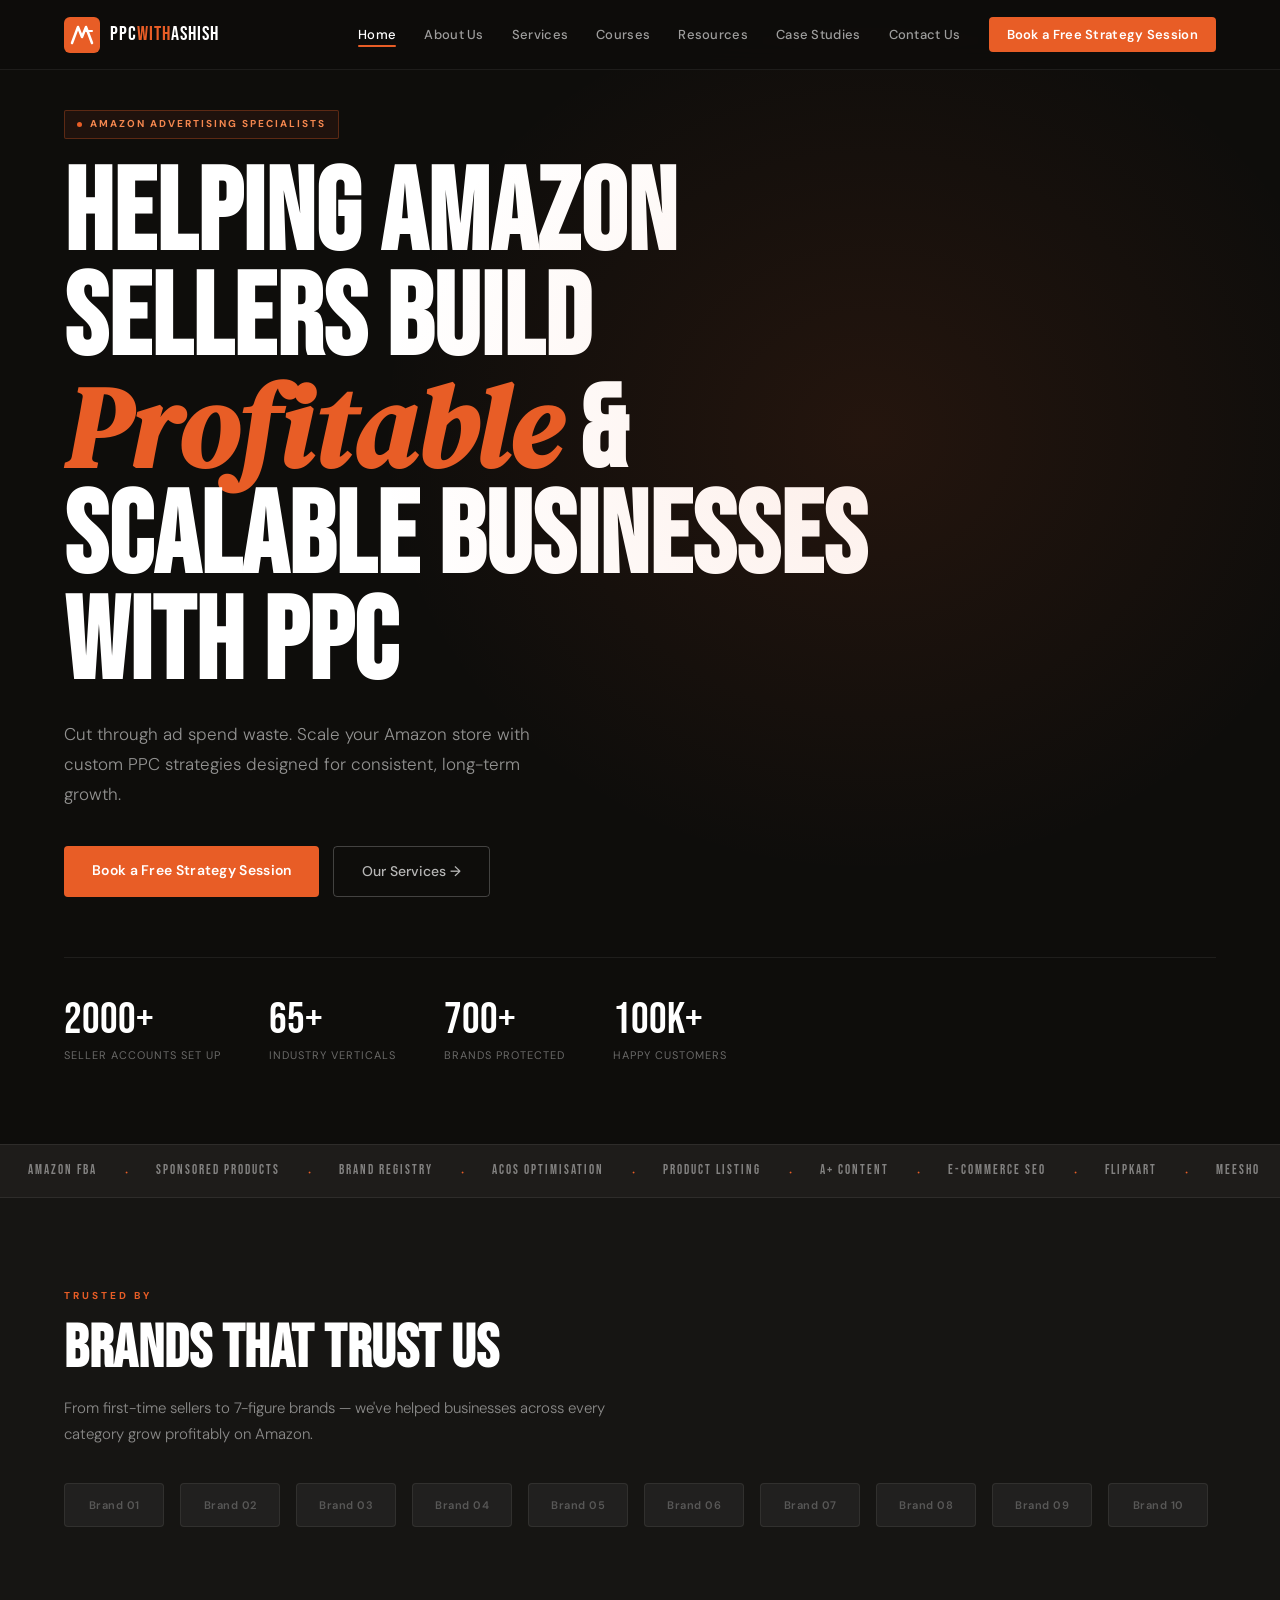
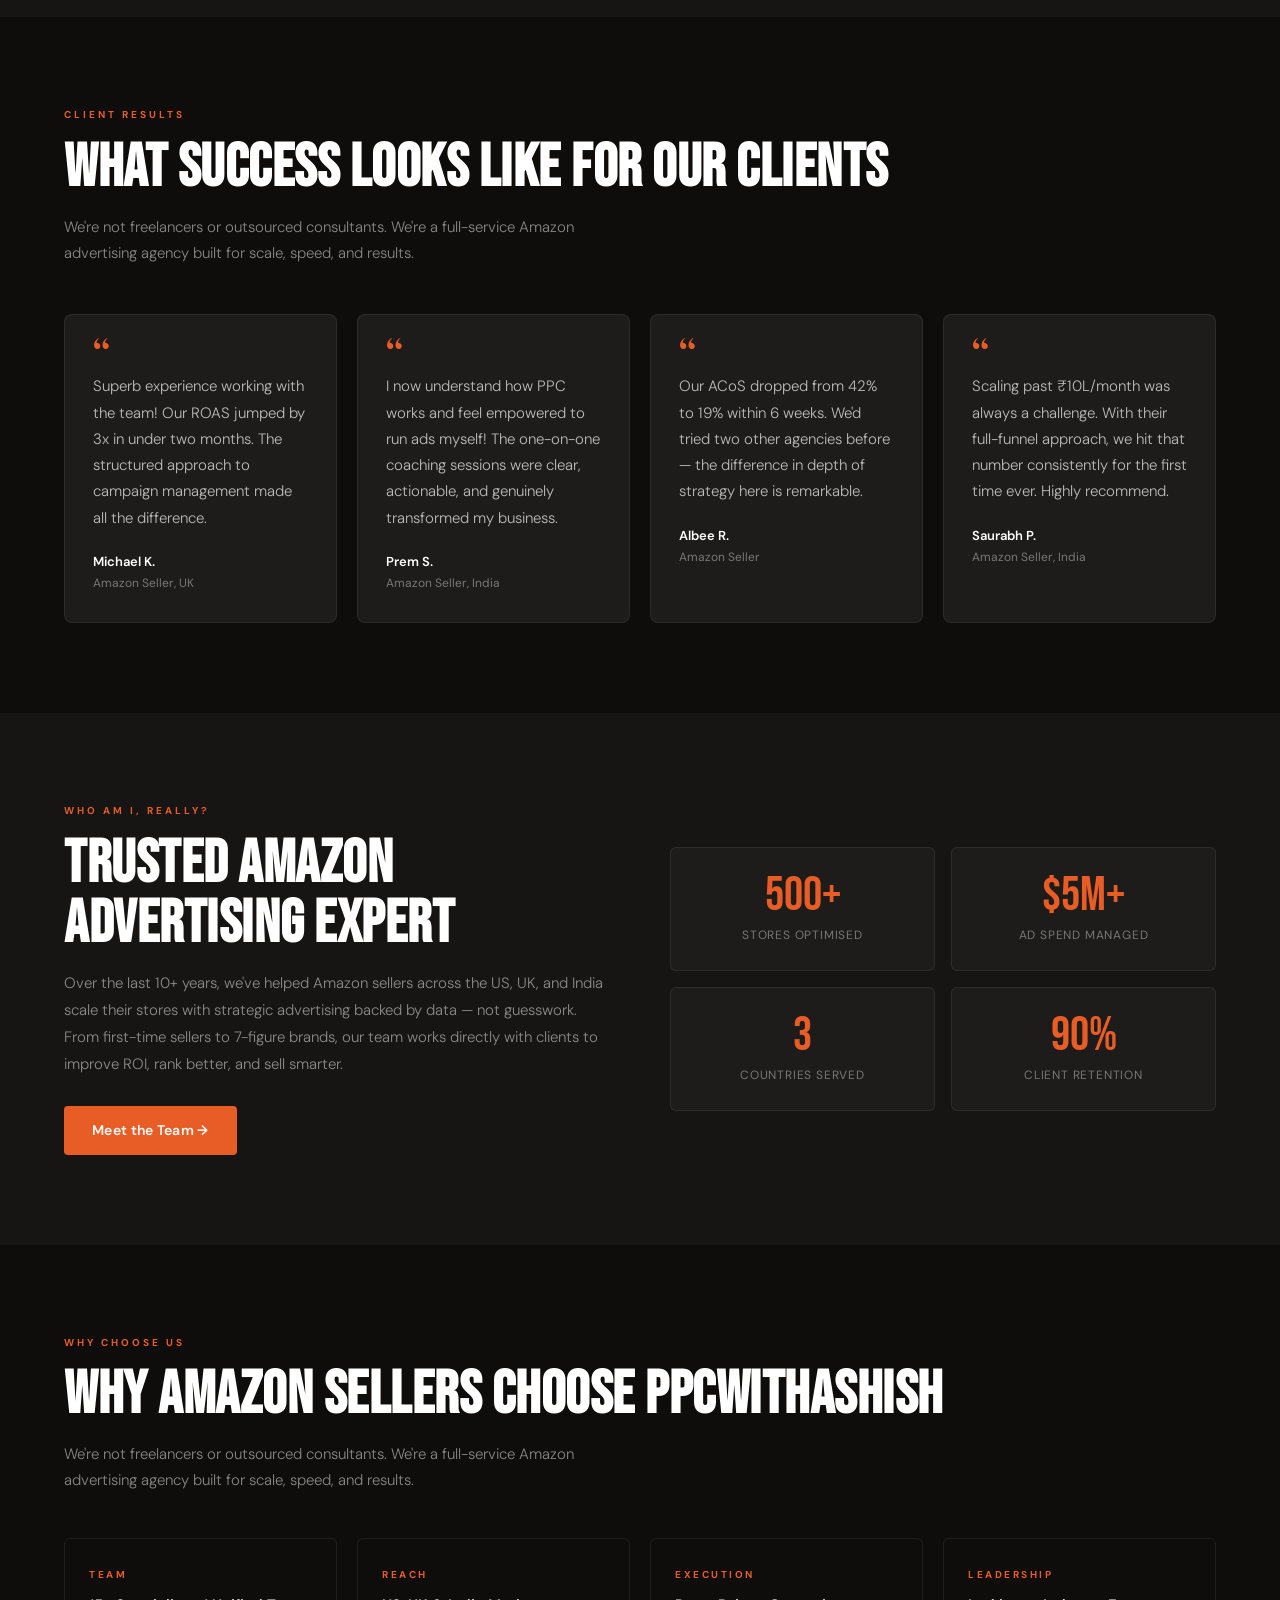
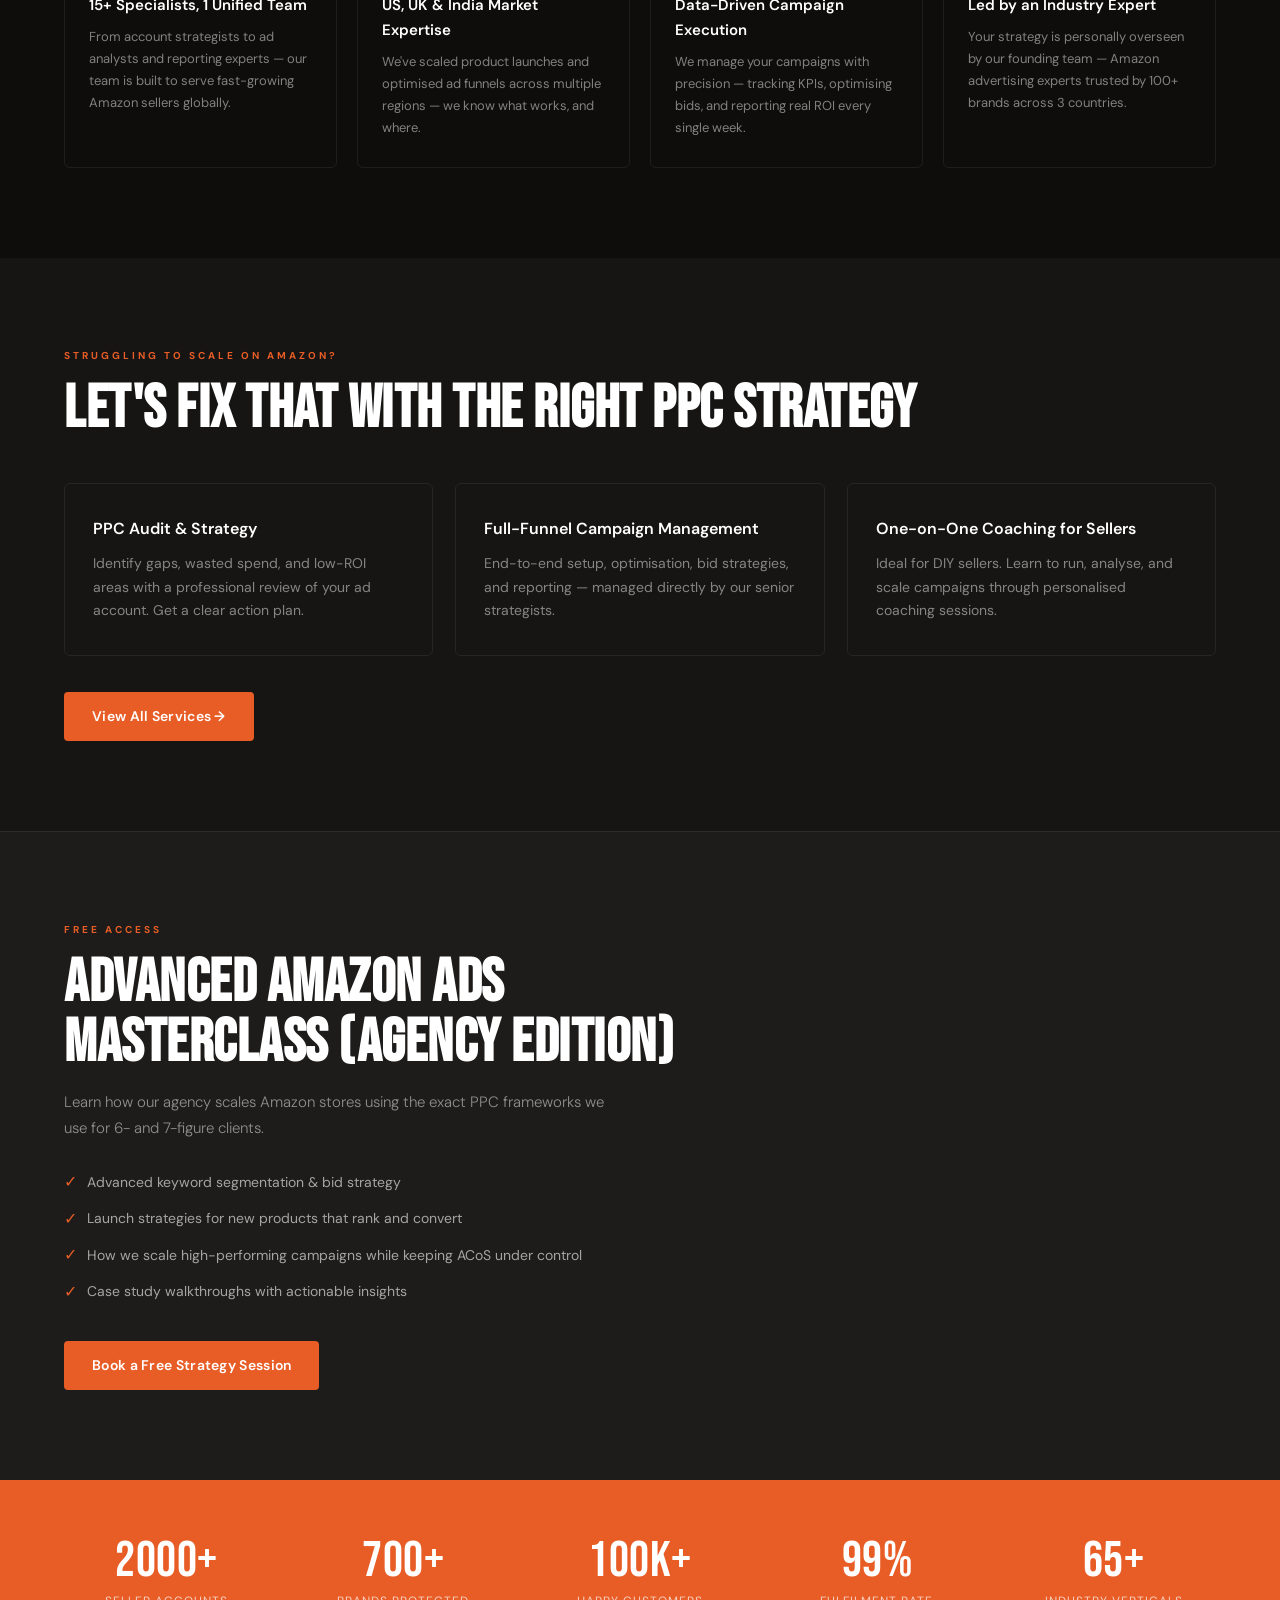
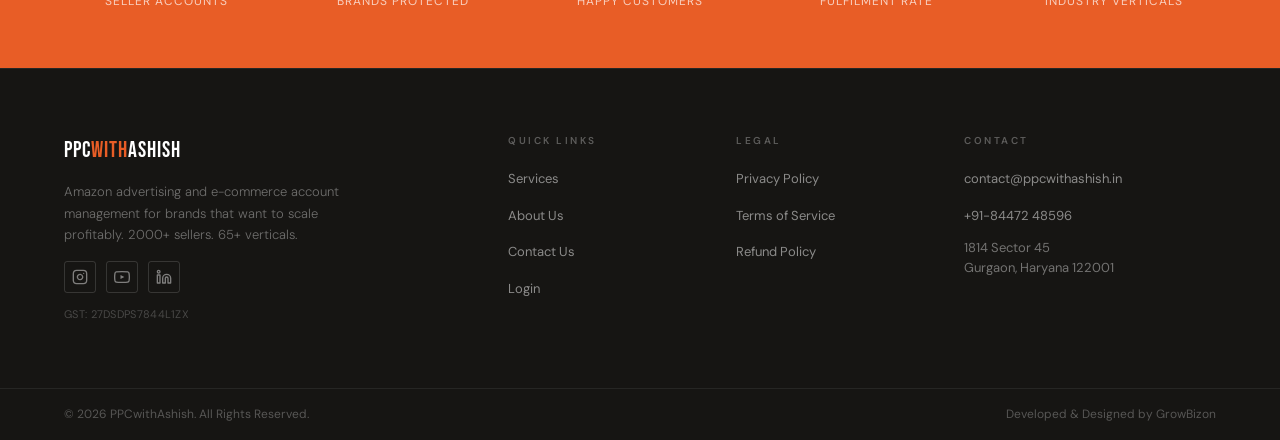
<file: index.html>
<!DOCTYPE html>
<html lang="en">
<head>
<meta charset="UTF-8"><meta name="viewport" content="width=device-width,initial-scale=1">
<title>PPCwithAshish – Helping Amazon Sellers Build Profitable & Scalable Businesses</title>
<link rel="stylesheet" href="style.css">
</head>
<body>

<div id="nav-placeholder"></div>

<!-- HERO -->
<section class="pt" style="min-height:100vh;display:flex;flex-direction:column;justify-content:center;padding:110px 5% 80px;position:relative;overflow:hidden">
  <div style="position:absolute;top:0;left:0;right:0;bottom:0;background:radial-gradient(ellipse 55% 55% at 68% 38%,rgba(232,93,38,.1) 0%,transparent 70%);pointer-events:none"></div>
  <div class="hero-badge">Amazon Advertising Specialists</div>
  <h1 style="font-family:var(--font-d);font-size:clamp(58px,9vw,116px);line-height:.92;letter-spacing:1px;margin-bottom:22px;max-width:920px">
    Helping Amazon Sellers Build<br><em style="font-style:italic;font-family:'DM Serif Display',serif;color:var(--orange)">Profitable</em> &amp; Scalable Businesses<br>with PPC
  </h1>
  <p style="font-size:17px;font-weight:300;color:rgba(255,255,255,.55);max-width:500px;line-height:1.75;margin-bottom:36px">
    Cut through ad spend waste. Scale your Amazon store with custom PPC strategies designed for consistent, long-term growth.
  </p>
  <div style="display:flex;gap:14px;flex-wrap:wrap">
    <a href="contact.html" class="btn-p">Book a Free Strategy Session</a>
    <a href="services.html" class="btn-o">Our Services →</a>
  </div>

  <!-- Stats -->
  <div style="display:flex;gap:48px;margin-top:60px;padding-top:40px;border-top:1px solid var(--border);flex-wrap:wrap">
    <div><span style="font-family:var(--font-d);font-size:44px;color:var(--white);display:block;line-height:1">2000+</span><div style="font-size:11px;color:rgba(255,255,255,.38);text-transform:uppercase;letter-spacing:1px;margin-top:4px">Seller Accounts Set Up</div></div>
    <div><span style="font-family:var(--font-d);font-size:44px;color:var(--white);display:block;line-height:1">65+</span><div style="font-size:11px;color:rgba(255,255,255,.38);text-transform:uppercase;letter-spacing:1px;margin-top:4px">Industry Verticals</div></div>
    <div><span style="font-family:var(--font-d);font-size:44px;color:var(--white);display:block;line-height:1">700+</span><div style="font-size:11px;color:rgba(255,255,255,.38);text-transform:uppercase;letter-spacing:1px;margin-top:4px">Brands Protected</div></div>
    <div><span style="font-family:var(--font-d);font-size:44px;color:var(--white);display:block;line-height:1">100K+</span><div style="font-size:11px;color:rgba(255,255,255,.38);text-transform:uppercase;letter-spacing:1px;margin-top:4px">Happy Customers</div></div>
  </div>
</section>

<!-- TICKER -->
<div class="ticker" aria-hidden="true">
  <div class="ticker-inner">
    <span class="ticker-item">AMAZON FBA</span><span class="ticker-dot"> · </span>
    <span class="ticker-item">SPONSORED PRODUCTS</span><span class="ticker-dot"> · </span>
    <span class="ticker-item">BRAND REGISTRY</span><span class="ticker-dot"> · </span>
    <span class="ticker-item">ACOS OPTIMISATION</span><span class="ticker-dot"> · </span>
    <span class="ticker-item">PRODUCT LISTING</span><span class="ticker-dot"> · </span>
    <span class="ticker-item">A+ CONTENT</span><span class="ticker-dot"> · </span>
    <span class="ticker-item">E-COMMERCE SEO</span><span class="ticker-dot"> · </span>
    <span class="ticker-item">FLIPKART</span><span class="ticker-dot"> · </span>
    <span class="ticker-item">MEESHO</span><span class="ticker-dot"> · </span>
    <span class="ticker-item">INVENTORY MANAGEMENT</span><span class="ticker-dot"> · </span>
    <span class="ticker-item">AMAZON FBA</span><span class="ticker-dot"> · </span>
    <span class="ticker-item">SPONSORED PRODUCTS</span><span class="ticker-dot"> · </span>
    <span class="ticker-item">BRAND REGISTRY</span><span class="ticker-dot"> · </span>
    <span class="ticker-item">ACOS OPTIMISATION</span><span class="ticker-dot"> · </span>
    <span class="ticker-item">PRODUCT LISTING</span><span class="ticker-dot"> · </span>
    <span class="ticker-item">A+ CONTENT</span><span class="ticker-dot"> · </span>
    <span class="ticker-item">E-COMMERCE SEO</span><span class="ticker-dot"> · </span>
    <span class="ticker-item">FLIPKART</span><span class="ticker-dot"> · </span>
    <span class="ticker-item">MEESHO</span><span class="ticker-dot"> · </span>
    <span class="ticker-item">INVENTORY MANAGEMENT</span><span class="ticker-dot"> · </span>
  </div>
</div>

<!-- BRANDS -->
<section class="section" style="background:var(--dark-2)">
  <p class="section-label">Trusted By</p>
  <h2 class="section-title">Brands That Trust Us</h2>
  <p class="section-sub">From first-time sellers to 7-figure brands — we've helped businesses across every category grow profitably on Amazon.</p>
  <div class="brand-logos" style="margin-top:36px">
    <div class="brand-logo-box">Brand 01</div>
    <div class="brand-logo-box">Brand 02</div>
    <div class="brand-logo-box">Brand 03</div>
    <div class="brand-logo-box">Brand 04</div>
    <div class="brand-logo-box">Brand 05</div>
    <div class="brand-logo-box">Brand 06</div>
    <div class="brand-logo-box">Brand 07</div>
    <div class="brand-logo-box">Brand 08</div>
    <div class="brand-logo-box">Brand 09</div>
    <div class="brand-logo-box">Brand 10</div>
  </div>
</section>

<!-- WHAT SUCCESS LOOKS LIKE -->
<section class="section">
  <p class="section-label">Client Results</p>
  <h2 class="section-title">What Success Looks Like for Our Clients</h2>
  <p class="section-sub">We're not freelancers or outsourced consultants. We're a full-service Amazon advertising agency built for scale, speed, and results.</p>
  <div class="testimonials-grid" style="margin-top:48px">
    <div class="testi-card reveal">
      <div class="testi-quote">Superb experience working with the team! Our ROAS jumped by 3x in under two months. The structured approach to campaign management made all the difference.</div>
      <div class="testi-name">Michael K.</div>
      <div class="testi-role">Amazon Seller, UK</div>
    </div>
    <div class="testi-card reveal">
      <div class="testi-quote">I now understand how PPC works and feel empowered to run ads myself! The one-on-one coaching sessions were clear, actionable, and genuinely transformed my business.</div>
      <div class="testi-name">Prem S.</div>
      <div class="testi-role">Amazon Seller, India</div>
    </div>
    <div class="testi-card reveal">
      <div class="testi-quote">Our ACoS dropped from 42% to 19% within 6 weeks. We'd tried two other agencies before — the difference in depth of strategy here is remarkable.</div>
      <div class="testi-name">Albee R.</div>
      <div class="testi-role">Amazon Seller</div>
    </div>
    <div class="testi-card reveal">
      <div class="testi-quote">Scaling past ₹10L/month was always a challenge. With their full-funnel approach, we hit that number consistently for the first time ever. Highly recommend.</div>
      <div class="testi-name">Saurabh P.</div>
      <div class="testi-role">Amazon Seller, India</div>
    </div>
  </div>
</section>

<!-- ABOUT PRACHI STRIP -->
<section class="section" style="background:var(--dark-2)">
  <div style="display:grid;grid-template-columns:1fr 1fr;gap:60px;align-items:center">
    <div>
      <p class="section-label">Who Am I, Really?</p>
      <h2 class="section-title">Trusted Amazon Advertising Expert</h2>
      <p style="font-size:15px;font-weight:300;color:rgba(255,255,255,.5);line-height:1.8;margin-bottom:28px">
        Over the last 10+ years, we've helped Amazon sellers across the US, UK, and India scale their stores with strategic advertising backed by data — not guesswork. From first-time sellers to 7-figure brands, our team works directly with clients to improve ROI, rank better, and sell smarter.
      </p>
      <a href="about.html" class="btn-p">Meet the Team →</a>
    </div>
    <div style="display:grid;grid-template-columns:1fr 1fr;gap:16px">
      <div style="background:var(--dark-3);border:1px solid var(--border);border-radius:6px;padding:24px;text-align:center">
        <span style="font-family:var(--font-d);font-size:48px;color:var(--orange);display:block;line-height:1">500+</span>
        <div style="font-size:12px;color:rgba(255,255,255,.4);margin-top:6px;text-transform:uppercase;letter-spacing:.8px">Stores Optimised</div>
      </div>
      <div style="background:var(--dark-3);border:1px solid var(--border);border-radius:6px;padding:24px;text-align:center">
        <span style="font-family:var(--font-d);font-size:48px;color:var(--orange);display:block;line-height:1">$5M+</span>
        <div style="font-size:12px;color:rgba(255,255,255,.4);margin-top:6px;text-transform:uppercase;letter-spacing:.8px">Ad Spend Managed</div>
      </div>
      <div style="background:var(--dark-3);border:1px solid var(--border);border-radius:6px;padding:24px;text-align:center">
        <span style="font-family:var(--font-d);font-size:48px;color:var(--orange);display:block;line-height:1">3</span>
        <div style="font-size:12px;color:rgba(255,255,255,.4);margin-top:6px;text-transform:uppercase;letter-spacing:.8px">Countries Served</div>
      </div>
      <div style="background:var(--dark-3);border:1px solid var(--border);border-radius:6px;padding:24px;text-align:center">
        <span style="font-family:var(--font-d);font-size:48px;color:var(--orange);display:block;line-height:1">90%</span>
        <div style="font-size:12px;color:rgba(255,255,255,.4);margin-top:6px;text-transform:uppercase;letter-spacing:.8px">Client Retention</div>
      </div>
    </div>
  </div>
</section>

<!-- WHY CHOOSE US -->
<section class="section">
  <p class="section-label">Why Choose Us</p>
  <h2 class="section-title">Why Amazon Sellers Choose PPCwithAshish</h2>
  <p class="section-sub">We're not freelancers or outsourced consultants. We're a full-service Amazon advertising agency built for scale, speed, and results.</p>
  <div class="apart-grid" style="margin-top:44px">
    <div class="apart-card reveal">
      <div class="apart-label">Team</div>
      <h3>15+ Specialists, 1 Unified Team</h3>
      <p>From account strategists to ad analysts and reporting experts — our team is built to serve fast-growing Amazon sellers globally.</p>
    </div>
    <div class="apart-card reveal">
      <div class="apart-label">Reach</div>
      <h3>US, UK &amp; India Market Expertise</h3>
      <p>We've scaled product launches and optimised ad funnels across multiple regions — we know what works, and where.</p>
    </div>
    <div class="apart-card reveal">
      <div class="apart-label">Execution</div>
      <h3>Data-Driven Campaign Execution</h3>
      <p>We manage your campaigns with precision — tracking KPIs, optimising bids, and reporting real ROI every single week.</p>
    </div>
    <div class="apart-card reveal">
      <div class="apart-label">Leadership</div>
      <h3>Led by an Industry Expert</h3>
      <p>Your strategy is personally overseen by our founding team — Amazon advertising experts trusted by 100+ brands across 3 countries.</p>
    </div>
  </div>
</section>

<!-- SERVICES PREVIEW -->
<section class="section" style="background:var(--dark-2)">
  <p class="section-label">Struggling to Scale on Amazon?</p>
  <h2 class="section-title">Let's Fix That With the Right PPC Strategy</h2>
  <div class="ppc-grid" style="margin-top:44px">
    <div class="ppc-card reveal">
      <h3>PPC Audit &amp; Strategy</h3>
      <p>Identify gaps, wasted spend, and low-ROI areas with a professional review of your ad account. Get a clear action plan.</p>
    </div>
    <div class="ppc-card reveal">
      <h3>Full-Funnel Campaign Management</h3>
      <p>End-to-end setup, optimisation, bid strategies, and reporting — managed directly by our senior strategists.</p>
    </div>
    <div class="ppc-card reveal">
      <h3>One-on-One Coaching for Sellers</h3>
      <p>Ideal for DIY sellers. Learn to run, analyse, and scale campaigns through personalised coaching sessions.</p>
    </div>
  </div>
  <div style="margin-top:36px"><a href="services.html" class="btn-p">View All Services →</a></div>
</section>

<!-- MASTERCLASS CTA -->
<section class="section" style="background:var(--dark-3);border-top:1px solid var(--border)">
  <div style="max-width:700px">
    <p class="section-label">Free Access</p>
    <h2 class="section-title">Advanced Amazon Ads Masterclass (Agency Edition)</h2>
    <p class="section-sub" style="margin-bottom:28px">Learn how our agency scales Amazon stores using the exact PPC frameworks we use for 6- and 7-figure clients.</p>
    <ul style="list-style:none;display:flex;flex-direction:column;gap:10px;margin-bottom:36px">
      <li style="font-size:14px;color:rgba(255,255,255,.6);display:flex;align-items:center;gap:10px"><span style="color:var(--orange);font-size:16px">✓</span> Advanced keyword segmentation &amp; bid strategy</li>
      <li style="font-size:14px;color:rgba(255,255,255,.6);display:flex;align-items:center;gap:10px"><span style="color:var(--orange);font-size:16px">✓</span> Launch strategies for new products that rank and convert</li>
      <li style="font-size:14px;color:rgba(255,255,255,.6);display:flex;align-items:center;gap:10px"><span style="color:var(--orange);font-size:16px">✓</span> How we scale high-performing campaigns while keeping ACoS under control</li>
      <li style="font-size:14px;color:rgba(255,255,255,.6);display:flex;align-items:center;gap:10px"><span style="color:var(--orange);font-size:16px">✓</span> Case study walkthroughs with actionable insights</li>
    </ul>
    <a href="contact.html" class="btn-p">Book a Free Strategy Session</a>
  </div>
</section>

<!-- STATS BAND -->
<div class="stats-band">
  <div><span class="stat-big">2000+</span><div class="stat-label-b">Seller Accounts</div></div>
  <div><span class="stat-big">700+</span><div class="stat-label-b">Brands Protected</div></div>
  <div><span class="stat-big">100K+</span><div class="stat-label-b">Happy Customers</div></div>
  <div><span class="stat-big">99%</span><div class="stat-label-b">Fulfilment Rate</div></div>
  <div><span class="stat-big">65+</span><div class="stat-label-b">Industry Verticals</div></div>
</div>

<div id="footer-placeholder"></div>
<script src="shared.js"></script>
<script>
  document.getElementById('nav-placeholder').innerHTML = NAV;
  document.getElementById('footer-placeholder').innerHTML = FOOTER;
</script>
</body></html>
</file>
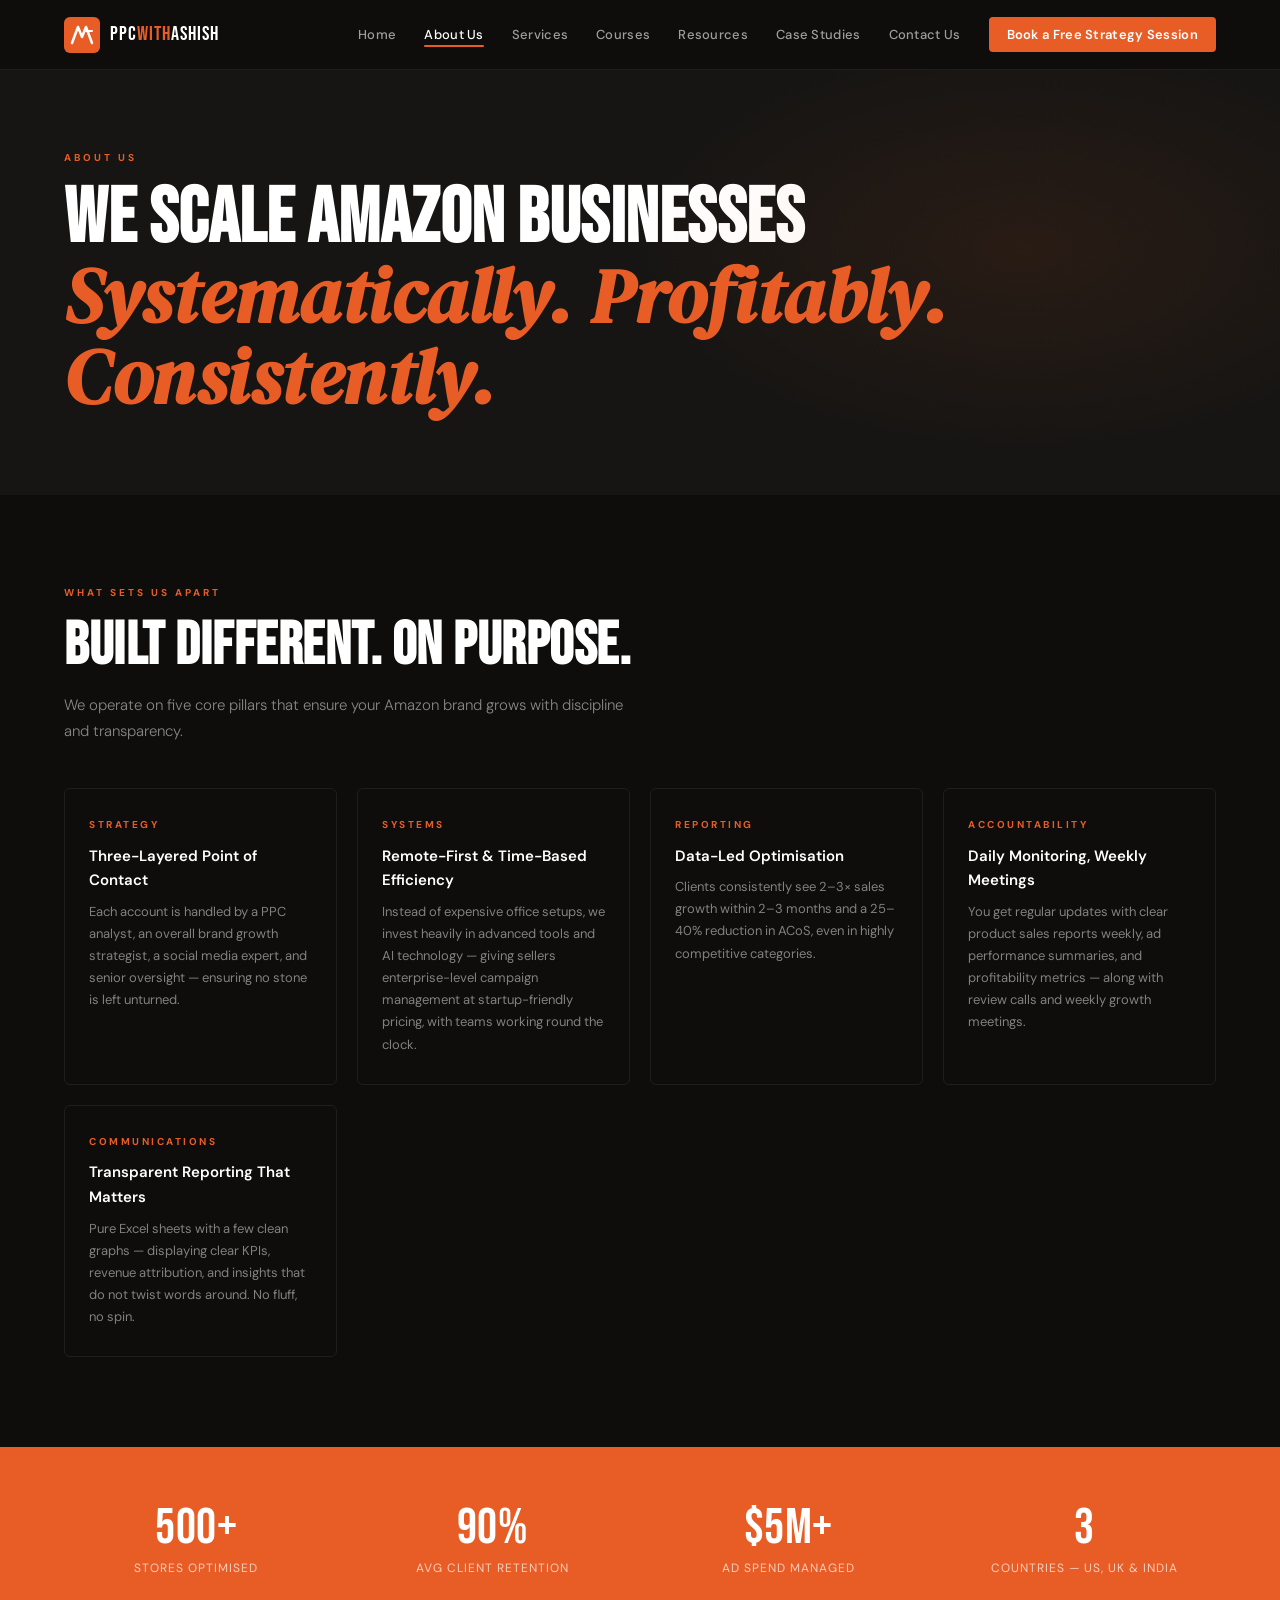
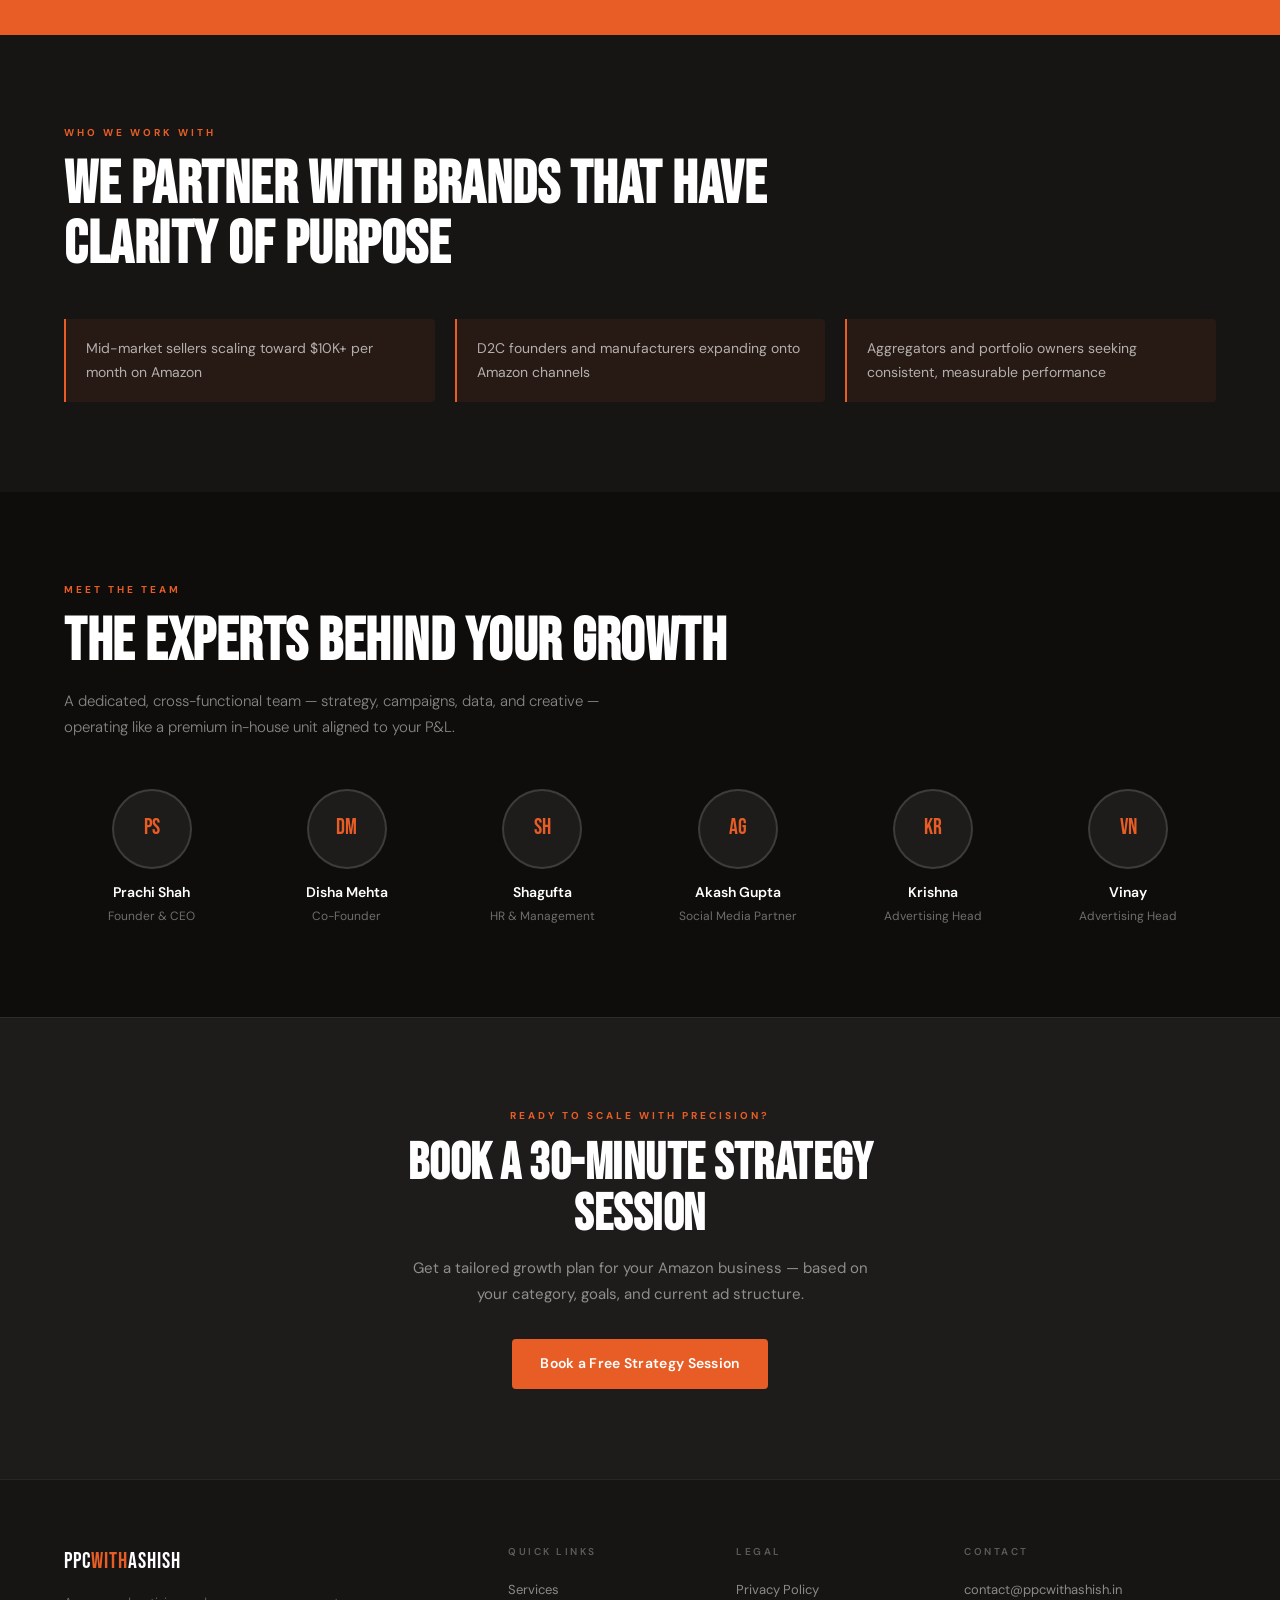
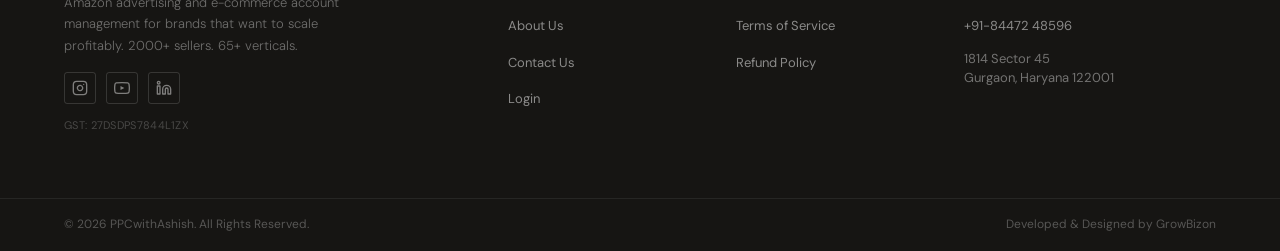
<file: about.html>
<!DOCTYPE html>
<html lang="en">
<head>
<meta charset="UTF-8"><meta name="viewport" content="width=device-width,initial-scale=1">
<title>About Us – PPCwithAshish</title>
<link rel="stylesheet" href="style.css">
</head>
<body>
<div id="nav-placeholder"></div>

<!-- HERO -->
<section class="pt section" style="min-height:55vh;display:flex;flex-direction:column;justify-content:flex-end;padding-bottom:60px;background:var(--dark-2);position:relative;overflow:hidden">
  <div style="position:absolute;top:0;left:0;right:0;bottom:0;background:radial-gradient(ellipse 45% 60% at 80% 50%,rgba(232,93,38,.09) 0%,transparent 70%);pointer-events:none"></div>
  <p class="section-label">About Us</p>
  <h1 class="section-title" style="font-size:clamp(42px,6vw,80px)">We Scale Amazon Businesses<br><em style="font-family:'DM Serif Display',serif;font-style:italic;color:var(--orange)">Systematically. Profitably. Consistently.</em></h1>
</section>

<!-- WHAT SETS US APART -->
<section class="section">
  <p class="section-label">What Sets Us Apart</p>
  <h2 class="section-title">Built Different. On Purpose.</h2>
  <p class="section-sub" style="margin-bottom:44px">We operate on five core pillars that ensure your Amazon brand grows with discipline and transparency.</p>
  <div class="apart-grid">
    <div class="apart-card reveal">
      <div class="apart-label">Strategy</div>
      <h3>Three-Layered Point of Contact</h3>
      <p>Each account is handled by a PPC analyst, an overall brand growth strategist, a social media expert, and senior oversight — ensuring no stone is left unturned.</p>
    </div>
    <div class="apart-card reveal">
      <div class="apart-label">Systems</div>
      <h3>Remote-First &amp; Time-Based Efficiency</h3>
      <p>Instead of expensive office setups, we invest heavily in advanced tools and AI technology — giving sellers enterprise-level campaign management at startup-friendly pricing, with teams working round the clock.</p>
    </div>
    <div class="apart-card reveal">
      <div class="apart-label">Reporting</div>
      <h3>Data-Led Optimisation</h3>
      <p>Clients consistently see 2–3× sales growth within 2–3 months and a 25–40% reduction in ACoS, even in highly competitive categories.</p>
    </div>
    <div class="apart-card reveal">
      <div class="apart-label">Accountability</div>
      <h3>Daily Monitoring, Weekly Meetings</h3>
      <p>You get regular updates with clear product sales reports weekly, ad performance summaries, and profitability metrics — along with review calls and weekly growth meetings.</p>
    </div>
    <div class="apart-card reveal">
      <div class="apart-label">Communications</div>
      <h3>Transparent Reporting That Matters</h3>
      <p>Pure Excel sheets with a few clean graphs — displaying clear KPIs, revenue attribution, and insights that do not twist words around. No fluff, no spin.</p>
    </div>
  </div>
</section>

<!-- STATS BAND -->
<div class="stats-band">
  <div><span class="stat-big">500+</span><div class="stat-label-b">Stores Optimised</div></div>
  <div><span class="stat-big">90%</span><div class="stat-label-b">Avg Client Retention</div></div>
  <div><span class="stat-big">$5M+</span><div class="stat-label-b">Ad Spend Managed</div></div>
  <div><span class="stat-big">3</span><div class="stat-label-b">Countries — US, UK &amp; India</div></div>
</div>

<!-- WHO WE WORK WITH -->
<section class="section" style="background:var(--dark-2)">
  <p class="section-label">Who We Work With</p>
  <h2 class="section-title">We Partner With Brands That Have<br>Clarity of Purpose</h2>
  <div class="who-grid">
    <div class="who-card reveal"><p>Mid-market sellers scaling toward $10K+ per month on Amazon</p></div>
    <div class="who-card reveal"><p>D2C founders and manufacturers expanding onto Amazon channels</p></div>
    <div class="who-card reveal"><p>Aggregators and portfolio owners seeking consistent, measurable performance</p></div>
  </div>
</section>

<!-- TEAM -->
<section class="section">
  <p class="section-label">Meet the Team</p>
  <h2 class="section-title">The Experts Behind Your Growth</h2>
  <p class="section-sub">A dedicated, cross-functional team — strategy, campaigns, data, and creative — operating like a premium in-house unit aligned to your P&amp;L.</p>
  <div class="team-grid" style="margin-top:48px">
    <div class="team-card reveal">
      <div class="team-avatar">PS</div>
      <div class="team-name">Prachi Shah</div>
      <div class="team-role">Founder &amp; CEO</div>
    </div>
    <div class="team-card reveal">
      <div class="team-avatar">DM</div>
      <div class="team-name">Disha Mehta</div>
      <div class="team-role">Co-Founder</div>
    </div>
    <div class="team-card reveal">
      <div class="team-avatar">SH</div>
      <div class="team-name">Shagufta</div>
      <div class="team-role">HR &amp; Management</div>
    </div>
    <div class="team-card reveal">
      <div class="team-avatar">AG</div>
      <div class="team-name">Akash Gupta</div>
      <div class="team-role">Social Media Partner</div>
    </div>
    <div class="team-card reveal">
      <div class="team-avatar">KR</div>
      <div class="team-name">Krishna</div>
      <div class="team-role">Advertising Head</div>
    </div>
    <div class="team-card reveal">
      <div class="team-avatar">VN</div>
      <div class="team-name">Vinay</div>
      <div class="team-role">Advertising Head</div>
    </div>
  </div>
</section>

<!-- CTA -->
<section class="section" style="background:var(--dark-3);border-top:1px solid var(--border);text-align:center">
  <p class="section-label" style="text-align:center">Ready to Scale with Precision?</p>
  <h2 class="section-title" style="font-size:clamp(32px,4vw,54px);max-width:600px;margin:0 auto 16px">Book a 30-Minute Strategy Session</h2>
  <p style="font-size:15px;color:rgba(255,255,255,.5);max-width:480px;margin:0 auto 32px;line-height:1.7">Get a tailored growth plan for your Amazon business — based on your category, goals, and current ad structure.</p>
  <a href="contact.html" class="btn-p">Book a Free Strategy Session</a>
</section>

<div id="footer-placeholder"></div>
<script src="shared.js"></script>
<script>
  document.getElementById('nav-placeholder').innerHTML = NAV;
  document.getElementById('footer-placeholder').innerHTML = FOOTER;
</script>
</body></html>
</file>
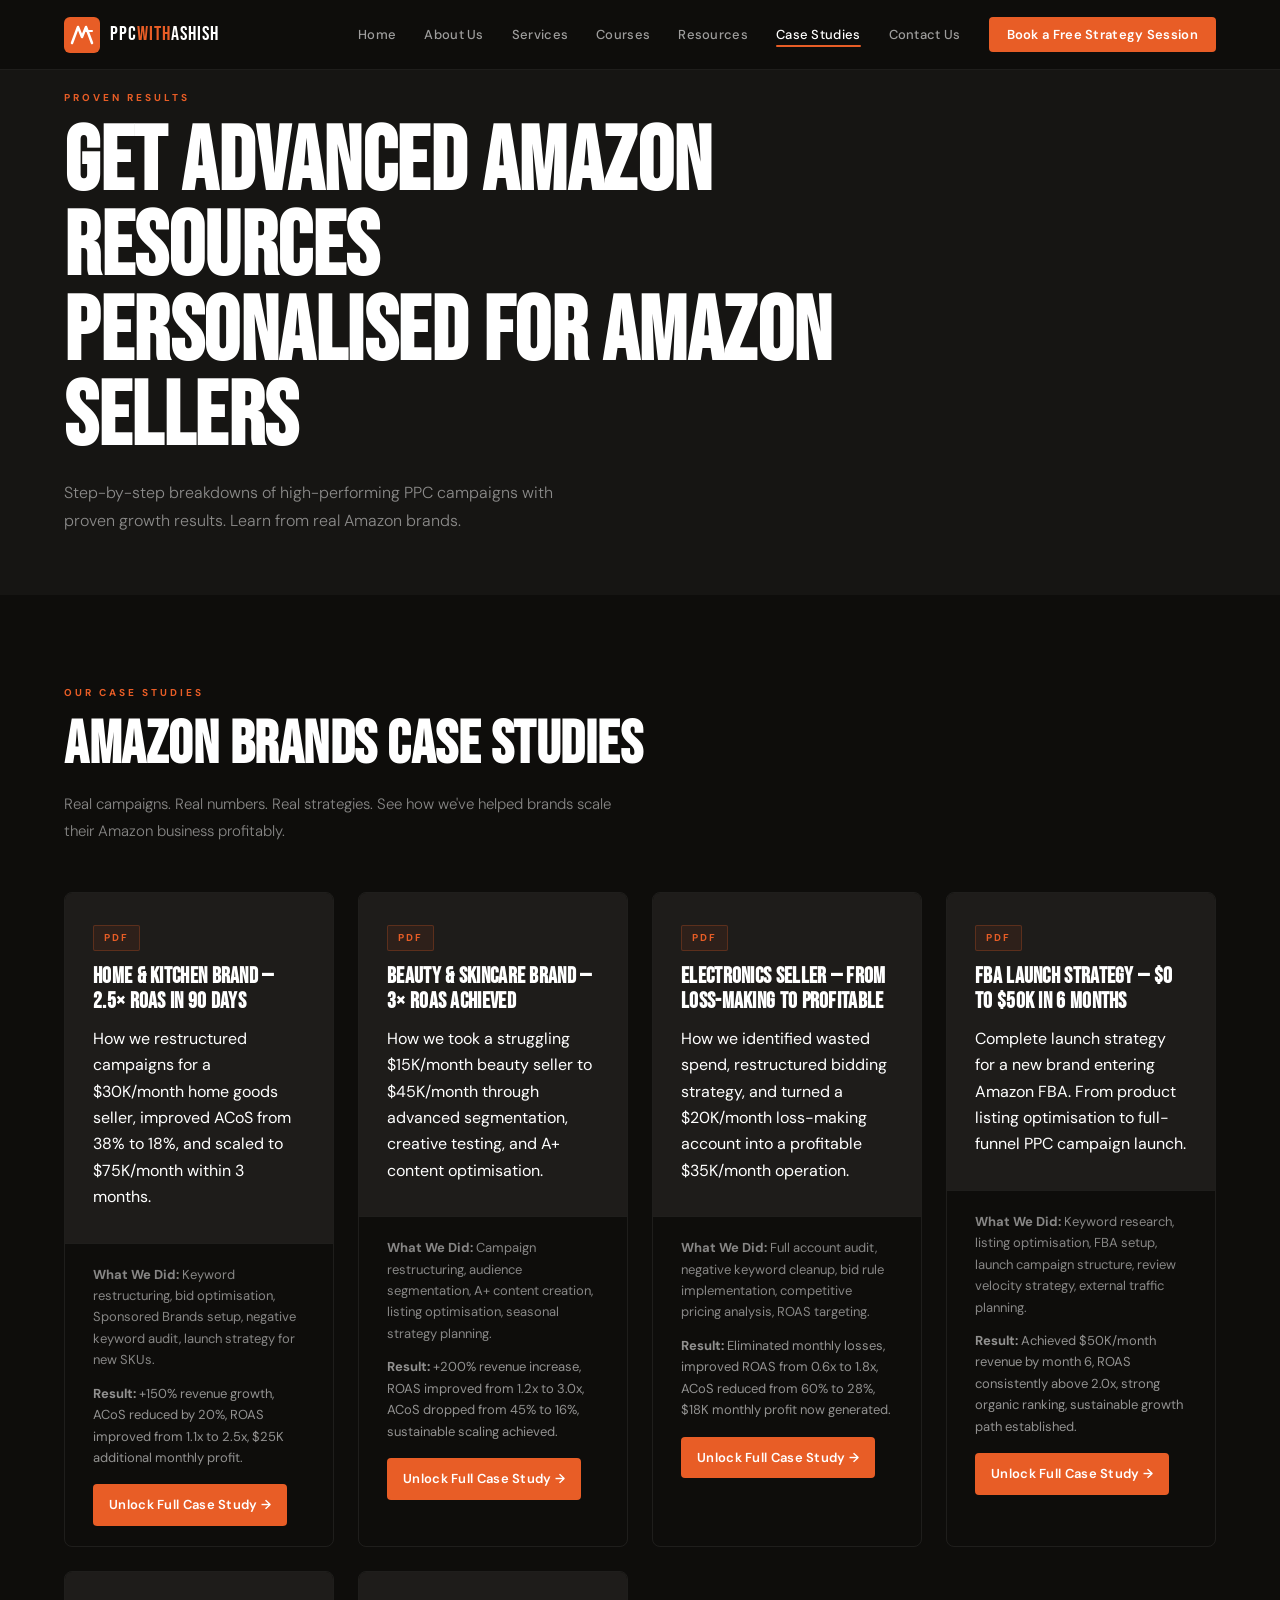
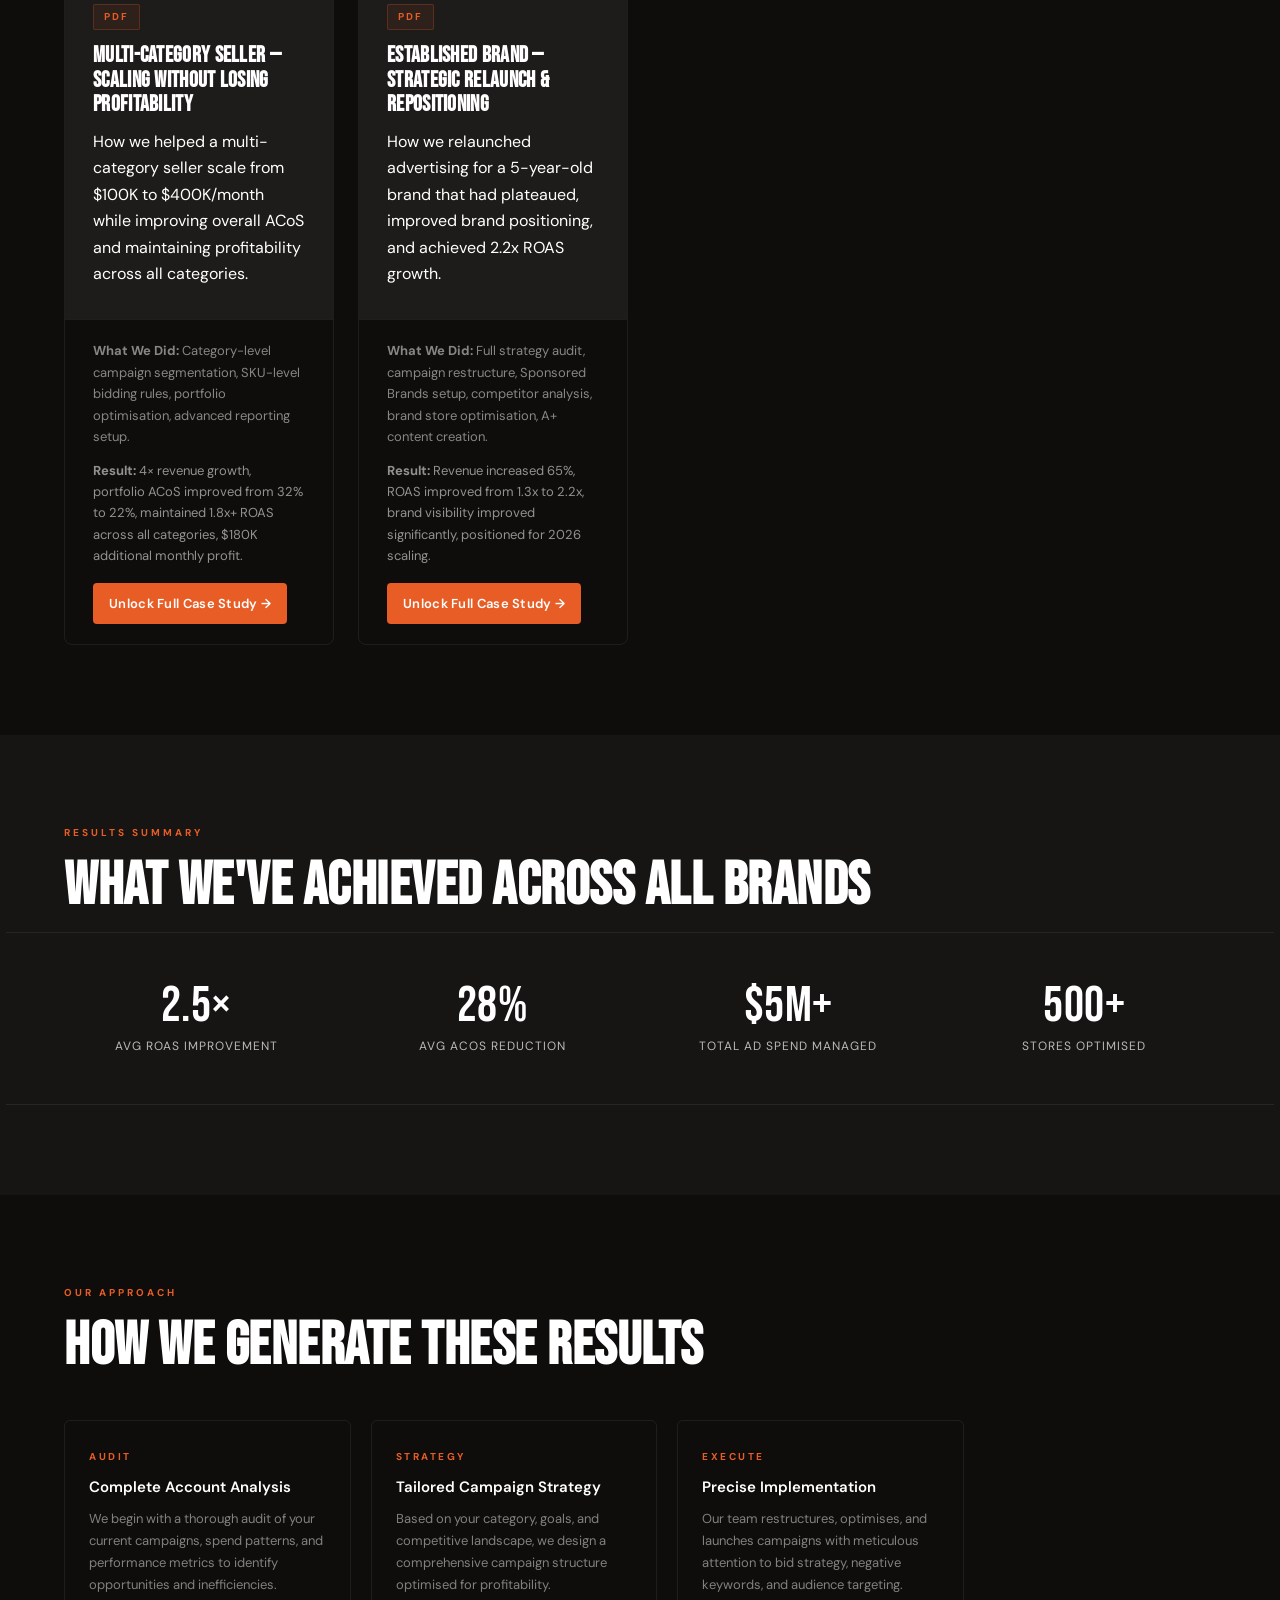
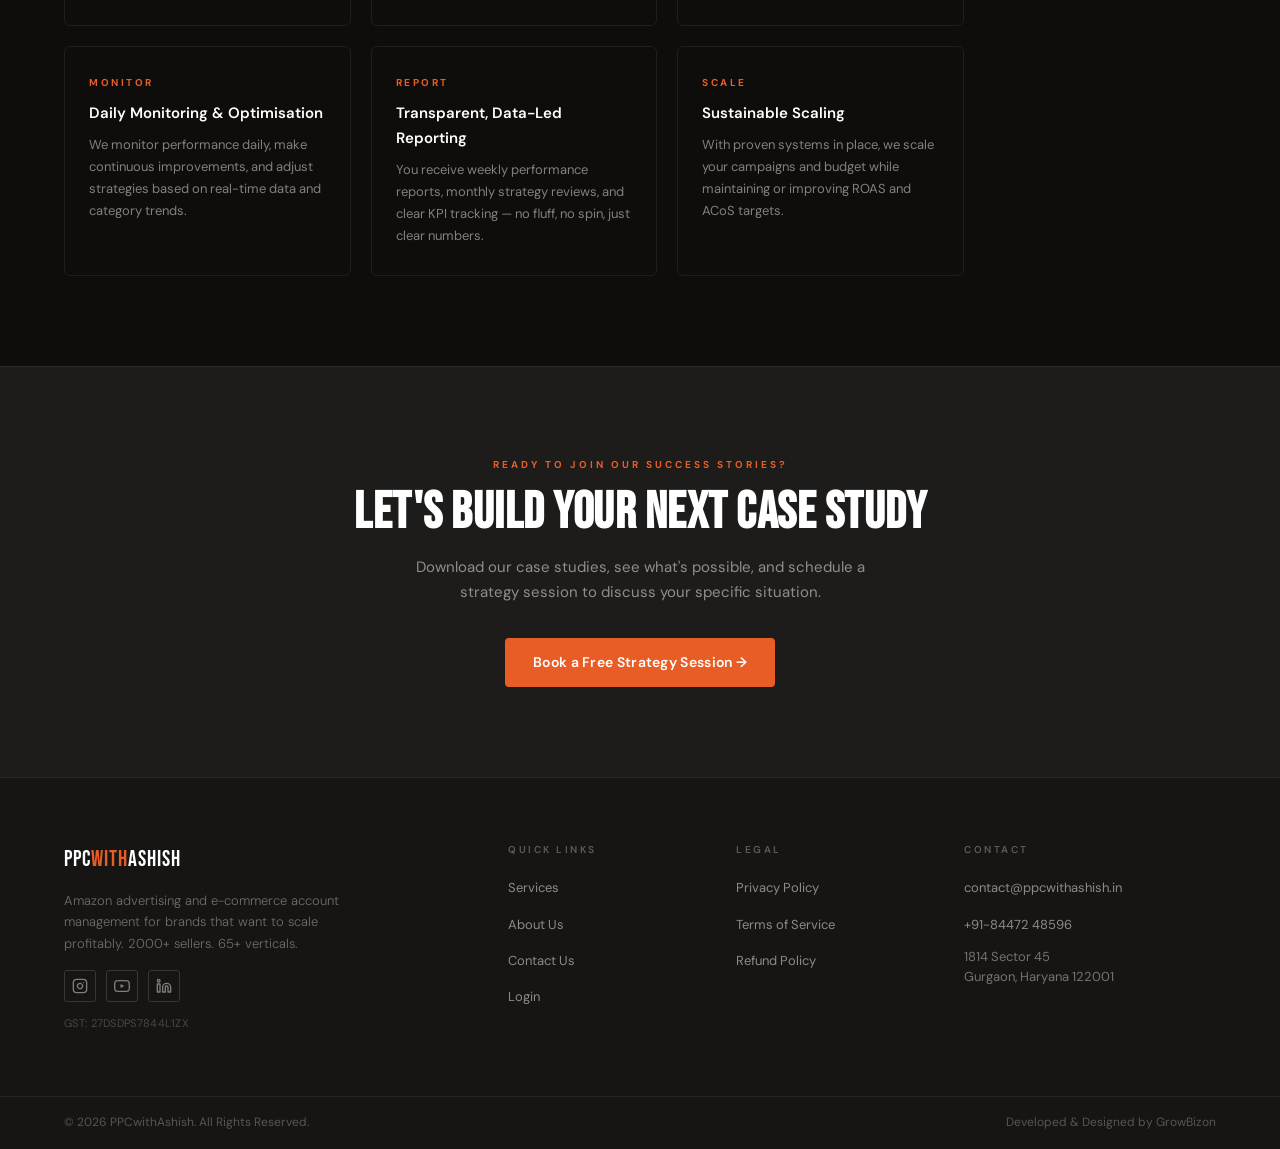
<file: case-studies.html>
<!DOCTYPE html>
<html lang="en">
<head>
<meta charset="UTF-8"><meta name="viewport" content="width=device-width,initial-scale=1">
<title>Case Studies – PPCwithAshish</title>
<link rel="stylesheet" href="style.css">
</head>
<body>
<div id="nav-placeholder"></div>

<!-- HERO -->
<section class="pt section" style="background:var(--dark-2);padding-bottom:60px">
  <p class="section-label">Proven Results</p>
  <h1 style="font-family:var(--font-d);font-size:clamp(44px,7vw,90px);line-height:.95;letter-spacing:.5px;margin-bottom:18px;max-width:800px">
    Get Advanced Amazon Resources<br>Personalised for Amazon Sellers
  </h1>
  <p style="font-size:16px;font-weight:300;color:rgba(255,255,255,.5);max-width:500px;line-height:1.75">
    Step-by-step breakdowns of high-performing PPC campaigns with proven growth results. Learn from real Amazon brands.
  </p>
</section>

<!-- CASE STUDIES GRID -->
<section class="section">
  <p class="section-label">Our Case Studies</p>
  <h2 class="section-title">Amazon Brands Case Studies</h2>
  <p class="section-sub" style="margin-bottom:48px">Real campaigns. Real numbers. Real strategies. See how we've helped brands scale their Amazon business profitably.</p>

  <div class="resource-grid">
    <div class="resource-card reveal">
      <div class="resource-top">
        <div class="resource-badge">PDF</div>
        <h3>Home &amp; Kitchen Brand — 2.5× ROAS in 90 Days</h3>
        <p style="margin-top:12px">How we restructured campaigns for a $30K/month home goods seller, improved ACoS from 38% to 18%, and scaled to $75K/month within 3 months.</p>
      </div>
      <div class="resource-bottom">
        <p style="margin-bottom:12px"><strong>What We Did:</strong> Keyword restructuring, bid optimisation, Sponsored Brands setup, negative keyword audit, launch strategy for new SKUs.</p>
        <p style="margin-bottom:16px;font-size:13px;color:rgba(255,255,255,.55)">
          <strong>Result:</strong> +150% revenue growth, ACoS reduced by 20%, ROAS improved from 1.1x to 2.5x, $25K additional monthly profit.
        </p>
        <a href="contact.html" class="btn-p" style="font-size:13px;padding:10px 16px;display:inline-block">Unlock Full Case Study →</a>
      </div>
    </div>

    <div class="resource-card reveal">
      <div class="resource-top">
        <div class="resource-badge">PDF</div>
        <h3>Beauty &amp; Skincare Brand — 3× ROAS Achieved</h3>
        <p style="margin-top:12px">How we took a struggling $15K/month beauty seller to $45K/month through advanced segmentation, creative testing, and A+ content optimisation.</p>
      </div>
      <div class="resource-bottom">
        <p style="margin-bottom:12px"><strong>What We Did:</strong> Campaign restructuring, audience segmentation, A+ content creation, listing optimisation, seasonal strategy planning.</p>
        <p style="margin-bottom:16px;font-size:13px;color:rgba(255,255,255,.55)">
          <strong>Result:</strong> +200% revenue increase, ROAS improved from 1.2x to 3.0x, ACoS dropped from 45% to 16%, sustainable scaling achieved.
        </p>
        <a href="contact.html" class="btn-p" style="font-size:13px;padding:10px 16px;display:inline-block">Unlock Full Case Study →</a>
      </div>
    </div>

    <div class="resource-card reveal">
      <div class="resource-top">
        <div class="resource-badge">PDF</div>
        <h3>Electronics Seller — From Loss-Making to Profitable</h3>
        <p style="margin-top:12px">How we identified wasted spend, restructured bidding strategy, and turned a $20K/month loss-making account into a profitable $35K/month operation.</p>
      </div>
      <div class="resource-bottom">
        <p style="margin-bottom:12px"><strong>What We Did:</strong> Full account audit, negative keyword cleanup, bid rule implementation, competitive pricing analysis, ROAS targeting.</p>
        <p style="margin-bottom:16px;font-size:13px;color:rgba(255,255,255,.55)">
          <strong>Result:</strong> Eliminated monthly losses, improved ROAS from 0.6x to 1.8x, ACoS reduced from 60% to 28%, $18K monthly profit now generated.
        </p>
        <a href="contact.html" class="btn-p" style="font-size:13px;padding:10px 16px;display:inline-block">Unlock Full Case Study →</a>
      </div>
    </div>

    <div class="resource-card reveal">
      <div class="resource-top">
        <div class="resource-badge">PDF</div>
        <h3>FBA Launch Strategy — $0 to $50K in 6 Months</h3>
        <p style="margin-top:12px">Complete launch strategy for a new brand entering Amazon FBA. From product listing optimisation to full-funnel PPC campaign launch.</p>
      </div>
      <div class="resource-bottom">
        <p style="margin-bottom:12px"><strong>What We Did:</strong> Keyword research, listing optimisation, FBA setup, launch campaign structure, review velocity strategy, external traffic planning.</p>
        <p style="margin-bottom:16px;font-size:13px;color:rgba(255,255,255,.55)">
          <strong>Result:</strong> Achieved $50K/month revenue by month 6, ROAS consistently above 2.0x, strong organic ranking, sustainable growth path established.
        </p>
        <a href="contact.html" class="btn-p" style="font-size:13px;padding:10px 16px;display:inline-block">Unlock Full Case Study →</a>
      </div>
    </div>

    <div class="resource-card reveal">
      <div class="resource-top">
        <div class="resource-badge">PDF</div>
        <h3>Multi-Category Seller — Scaling Without Losing Profitability</h3>
        <p style="margin-top:12px">How we helped a multi-category seller scale from $100K to $400K/month while improving overall ACoS and maintaining profitability across all categories.</p>
      </div>
      <div class="resource-bottom">
        <p style="margin-bottom:12px"><strong>What We Did:</strong> Category-level campaign segmentation, SKU-level bidding rules, portfolio optimisation, advanced reporting setup.</p>
        <p style="margin-bottom:16px;font-size:13px;color:rgba(255,255,255,.55)">
          <strong>Result:</strong> 4× revenue growth, portfolio ACoS improved from 32% to 22%, maintained 1.8x+ ROAS across all categories, $180K additional monthly profit.
        </p>
        <a href="contact.html" class="btn-p" style="font-size:13px;padding:10px 16px;display:inline-block">Unlock Full Case Study →</a>
      </div>
    </div>

    <div class="resource-card reveal">
      <div class="resource-top">
        <div class="resource-badge">PDF</div>
        <h3>Established Brand — Strategic Relaunch &amp; Repositioning</h3>
        <p style="margin-top:12px">How we relaunched advertising for a 5-year-old brand that had plateaued, improved brand positioning, and achieved 2.2x ROAS growth.</p>
      </div>
      <div class="resource-bottom">
        <p style="margin-bottom:12px"><strong>What We Did:</strong> Full strategy audit, campaign restructure, Sponsored Brands setup, competitor analysis, brand store optimisation, A+ content creation.</p>
        <p style="margin-bottom:16px;font-size:13px;color:rgba(255,255,255,.55)">
          <strong>Result:</strong> Revenue increased 65%, ROAS improved from 1.3x to 2.2x, brand visibility improved significantly, positioned for 2026 scaling.
        </p>
        <a href="contact.html" class="btn-p" style="font-size:13px;padding:10px 16px;display:inline-block">Unlock Full Case Study →</a>
      </div>
    </div>
  </div>
</section>

<!-- KEY METRICS ACROSS CASES -->
<section class="section" style="background:var(--dark-2)">
  <p class="section-label">Results Summary</p>
  <h2 class="section-title">What We've Achieved Across All Brands</h2>
  <div class="stats-band" style="background:var(--dark-2);border-top:1px solid var(--border);border-bottom:1px solid var(--border);padding:48px 5%;margin:0 -5%">
    <div><span class="stat-big">2.5×</span><div class="stat-label-b">Avg ROAS Improvement</div></div>
    <div><span class="stat-big">28%</span><div class="stat-label-b">Avg ACoS Reduction</div></div>
    <div><span class="stat-big">$5M+</span><div class="stat-label-b">Total Ad Spend Managed</div></div>
    <div><span class="stat-big">500+</span><div class="stat-label-b">Stores Optimised</div></div>
  </div>
</section>

<!-- METHODOLOGY -->
<section class="section">
  <p class="section-label">Our Approach</p>
  <h2 class="section-title">How We Generate These Results</h2>
  <div style="display:grid;grid-template-columns:repeat(auto-fit,minmax(260px,1fr));gap:20px;margin-top:44px;max-width:900px">
    <div class="apart-card reveal">
      <div class="apart-label" style="counter-reset:step;content:'1'">Audit</div>
      <h3>Complete Account Analysis</h3>
      <p>We begin with a thorough audit of your current campaigns, spend patterns, and performance metrics to identify opportunities and inefficiencies.</p>
    </div>
    <div class="apart-card reveal">
      <div class="apart-label">Strategy</div>
      <h3>Tailored Campaign Strategy</h3>
      <p>Based on your category, goals, and competitive landscape, we design a comprehensive campaign structure optimised for profitability.</p>
    </div>
    <div class="apart-card reveal">
      <div class="apart-label">Execute</div>
      <h3>Precise Implementation</h3>
      <p>Our team restructures, optimises, and launches campaigns with meticulous attention to bid strategy, negative keywords, and audience targeting.</p>
    </div>
    <div class="apart-card reveal">
      <div class="apart-label">Monitor</div>
      <h3>Daily Monitoring &amp; Optimisation</h3>
      <p>We monitor performance daily, make continuous improvements, and adjust strategies based on real-time data and category trends.</p>
    </div>
    <div class="apart-card reveal">
      <div class="apart-label">Report</div>
      <h3>Transparent, Data-Led Reporting</h3>
      <p>You receive weekly performance reports, monthly strategy reviews, and clear KPI tracking — no fluff, no spin, just clear numbers.</p>
    </div>
    <div class="apart-card reveal">
      <div class="apart-label">Scale</div>
      <h3>Sustainable Scaling</h3>
      <p>With proven systems in place, we scale your campaigns and budget while maintaining or improving ROAS and ACoS targets.</p>
    </div>
  </div>
</section>

<!-- CTA -->
<section class="section" style="background:var(--dark-3);border-top:1px solid var(--border);text-align:center">
  <p class="section-label" style="text-align:center">Ready to Join Our Success Stories?</p>
  <h2 class="section-title" style="font-size:clamp(32px,4vw,54px);max-width:600px;margin:0 auto 16px">Let's Build Your Next Case Study</h2>
  <p style="font-size:15px;color:rgba(255,255,255,.5);max-width:480px;margin:0 auto 32px;line-height:1.7">Download our case studies, see what's possible, and schedule a strategy session to discuss your specific situation.</p>
  <a href="contact.html" class="btn-p">Book a Free Strategy Session →</a>
</section>

<div id="footer-placeholder"></div>
<script src="shared.js"></script>
<script>
  document.getElementById('nav-placeholder').innerHTML = NAV;
  document.getElementById('footer-placeholder').innerHTML = FOOTER;
</script>
</body></html>
</file>
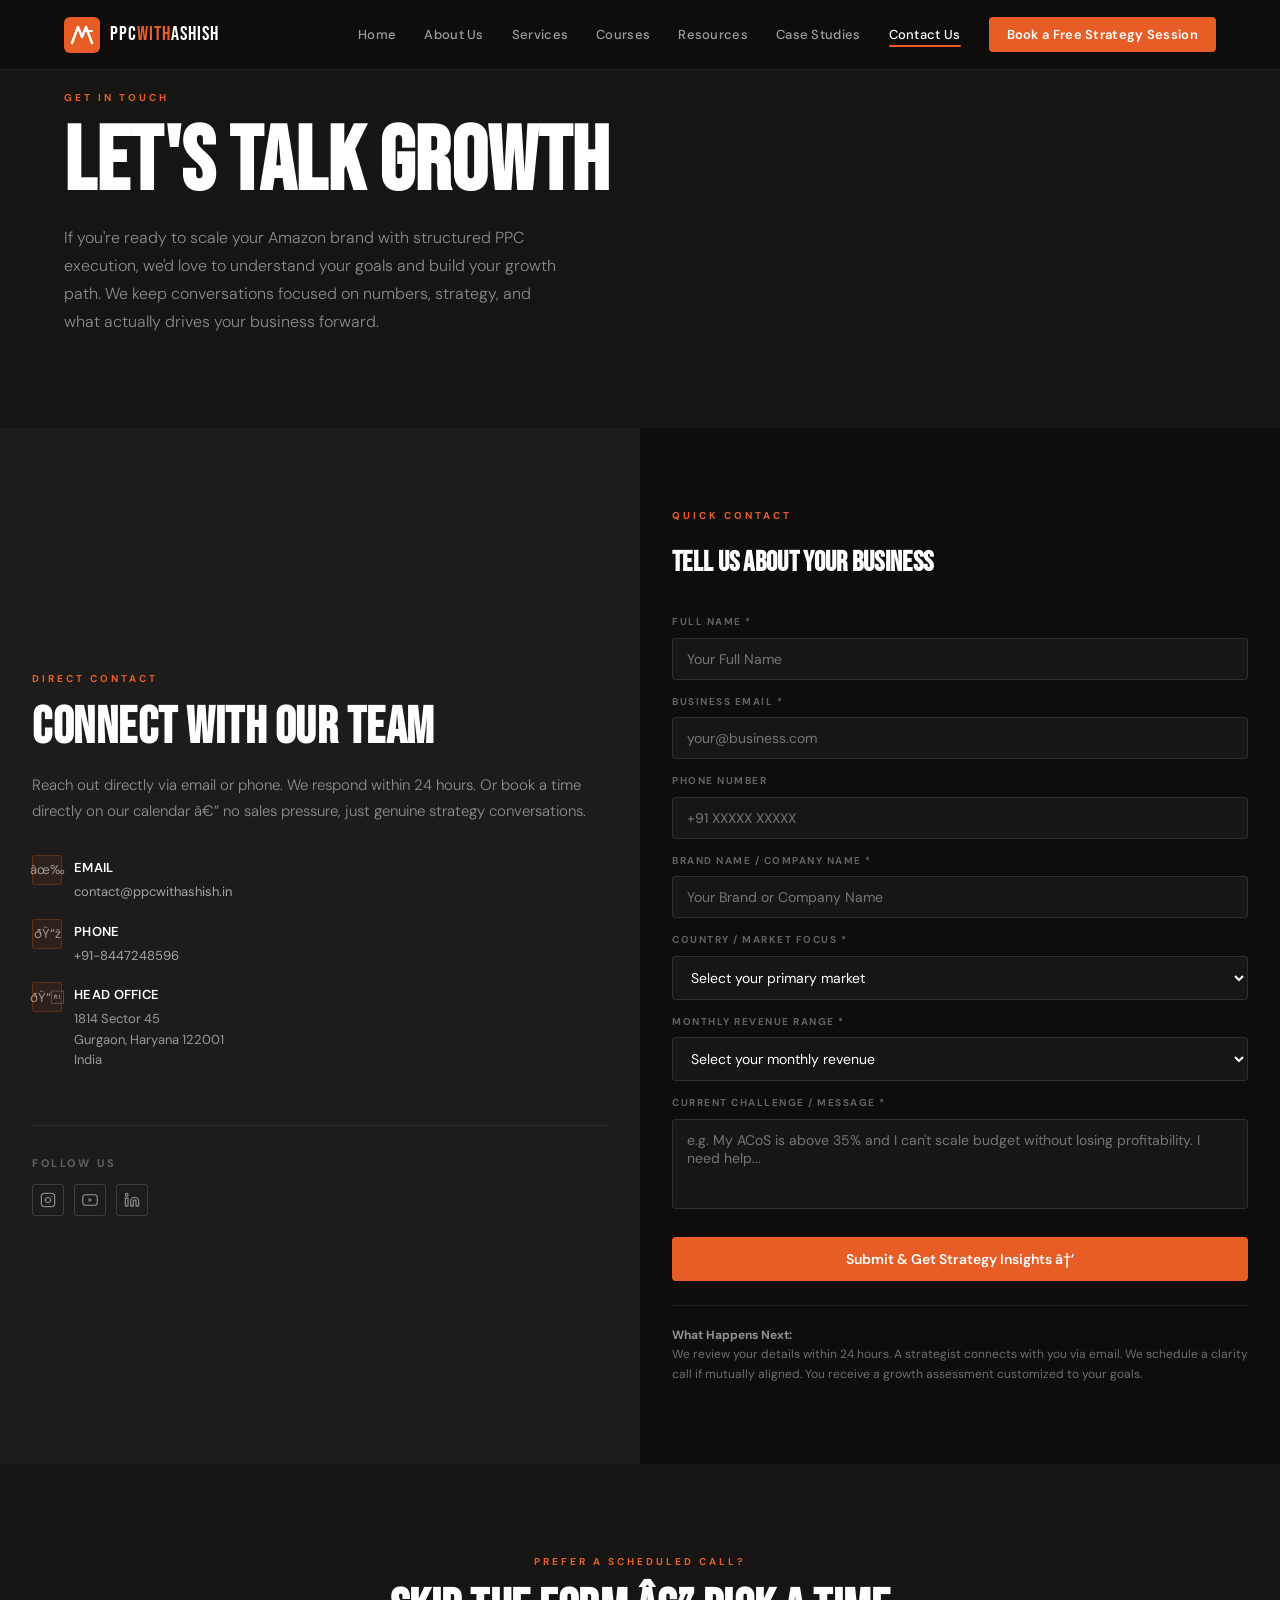
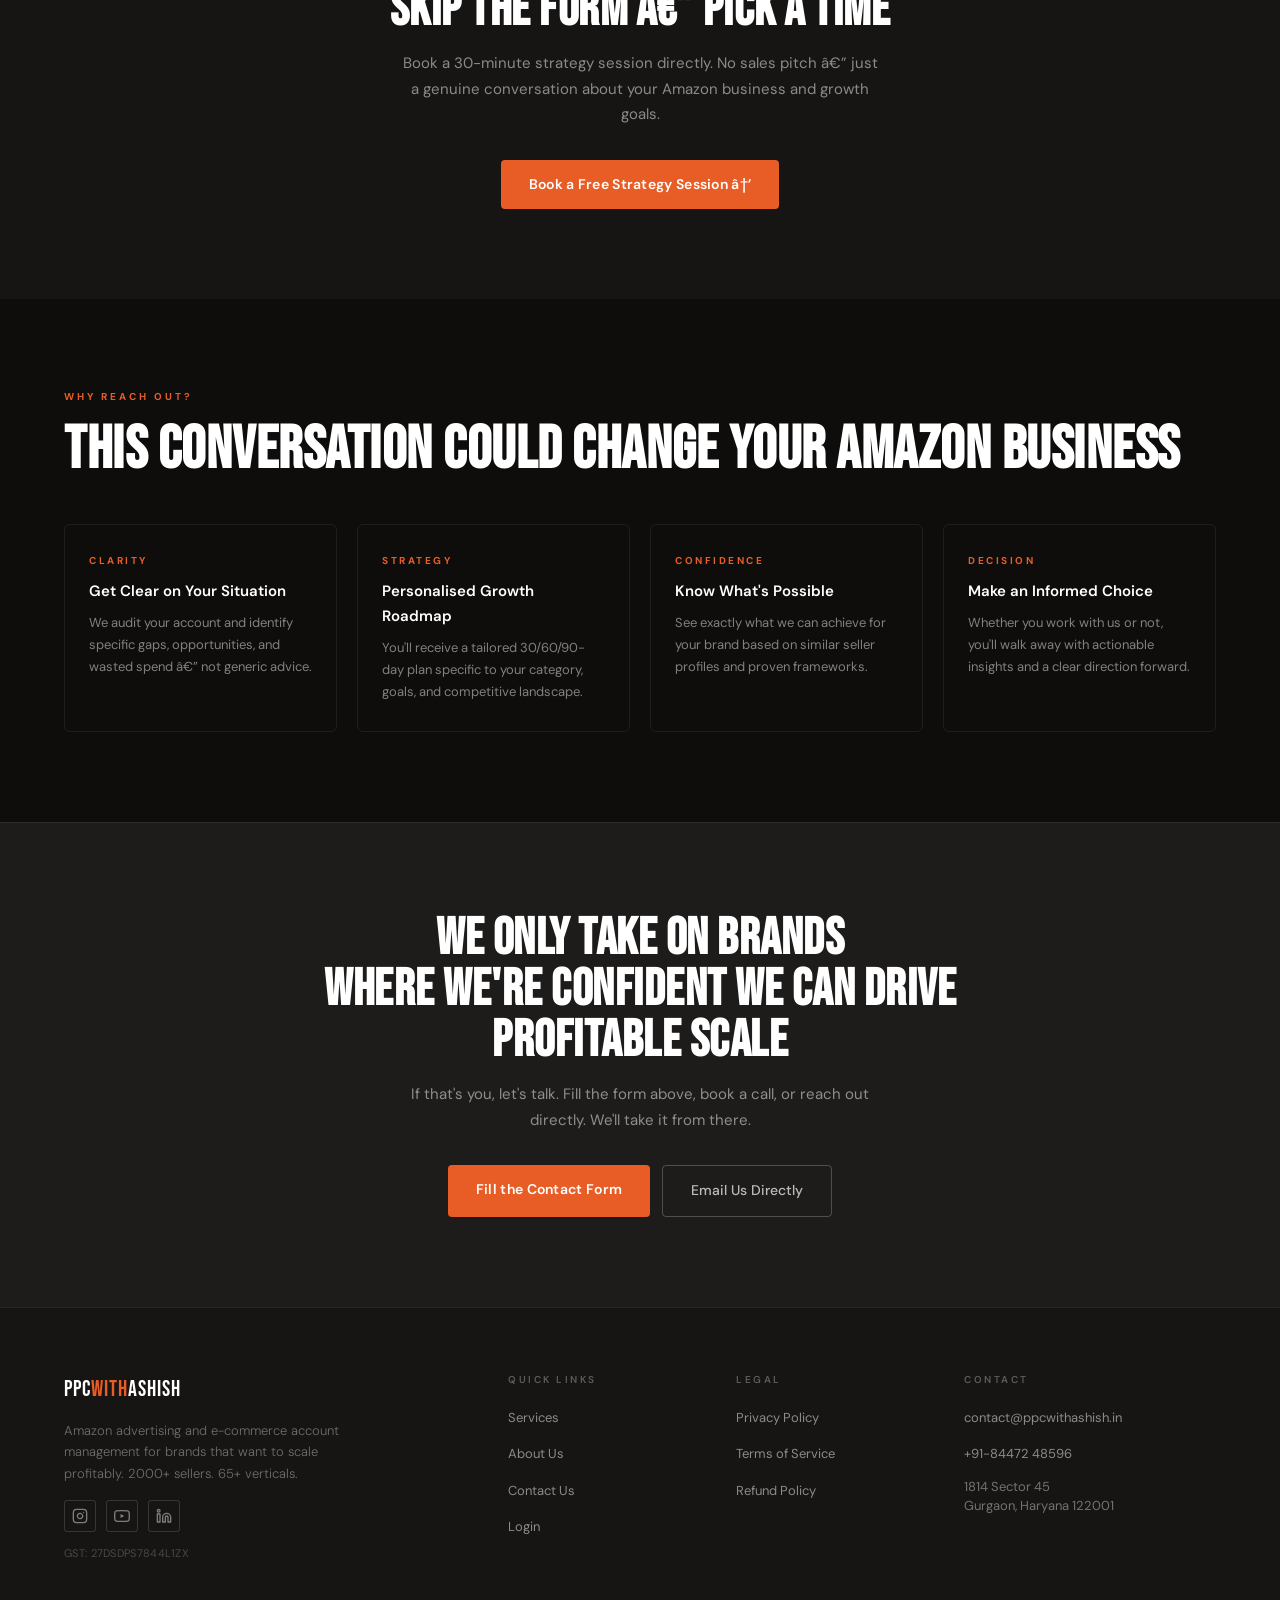
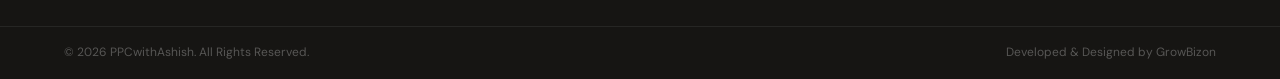
<file: contact.html>
<!DOCTYPE html>
<html lang="en">
<head>
  <!-- Meta Pixel Code -->
<script>
!function(f,b,e,v,n,t,s)
{if(f.fbq)return;n=f.fbq=function(){n.callMethod?
n.callMethod.apply(n,arguments):n.queue.push(arguments)};
if(!f._fbq)f._fbq=n;n.push=n;n.loaded=!0;n.version='2.0';
n.queue=[];t=b.createElement(e);t.async=!0;
t.src=v;s=b.getElementsByTagName(e)[0];
s.parentNode.insertBefore(t,s)}(window, document,'script',
'https://connect.facebook.net/en_US/fbevents.js');
fbq('init', '1703724877749580');
fbq('track', 'PageView');
</script>
<noscript><img height="1" width="1" style="display:none"
src="https://www.facebook.com/tr?id=1703724877749580&ev=PageView&noscript=1"
/></noscript>
<!-- End Meta Pixel Code --><!-- Meta Pixel Code -->
<script>
!function(f,b,e,v,n,t,s)
{if(f.fbq)return;n=f.fbq=function(){n.callMethod?
n.callMethod.apply(n,arguments):n.queue.push(arguments)};
if(!f._fbq)f._fbq=n;n.push=n;n.loaded=!0;n.version='2.0';
n.queue=[];t=b.createElement(e);t.async=!0;
t.src=v;s=b.getElementsByTagName(e)[0];
s.parentNode.insertBefore(t,s)}(window, document,'script',
'https://connect.facebook.net/en_US/fbevents.js');
fbq('init', '1703724877749580');
fbq('track', 'PageView');
</script>
<noscript><img height="1" width="1" style="display:none"
src="https://www.facebook.com/tr?id=1703724877749580&ev=PageView&noscript=1"
/></noscript>
<!-- End Meta Pixel Code -->
<meta charset="UTF-8"><meta name="viewport" content="width=device-width,initial-scale=1">
<title>Contact Us – PPCwithAshish</title>
<link rel="stylesheet" href="style.css">
</head>
<body>
<div id="nav-placeholder"></div>

<!-- HERO -->
<section class="pt section" style="background:var(--dark-2);padding-bottom:60px">
  <p class="section-label">Get In Touch</p>
  <h1 style="font-family:var(--font-d);font-size:clamp(44px,7vw,90px);line-height:.95;letter-spacing:.5px;margin-bottom:18px;max-width:800px">
    Let's Talk Growth
  </h1>
  <p style="font-size:16px;font-weight:300;color:rgba(255,255,255,.5);max-width:500px;line-height:1.75;margin-bottom:32px">
    If you're ready to scale your Amazon brand with structured PPC execution, we'd love to understand your goals and build your growth path. We keep conversations focused on numbers, strategy, and what actually drives your business forward.
  </p>
</section>

<!-- CONTACT LAYOUT -->
<section class="contact-wrap">
  <!-- LEFT SIDE -->
  <div class="contact-left">
    <p class="section-label" style="margin-bottom:16px">Direct Contact</p>
    <h2 style="font-family:var(--font-d);font-size:clamp(32px,4vw,52px);line-height:.95;letter-spacing:.5px;margin-bottom:20px">
      Connect With Our Team
    </h2>
    <p style="font-size:15px;font-weight:300;color:rgba(255,255,255,.5);line-height:1.75;margin-bottom:32px">
      Reach out directly via email or phone. We respond within 24 hours. Or book a time directly on our calendar — no sales pressure, just genuine strategy conversations.
    </p>

    <div class="contact-details">
      <div class="contact-detail-row">
        <div class="cd-icon">✉</div>
        <div>
          <div style="font-weight:600;color:var(--white);font-size:13px;margin-bottom:3px;letter-spacing:.3px;text-transform:uppercase">Email</div>
          <a href="mailto:contact@ppcwithashish.in" style="color:rgba(255,255,255,.6);text-decoration:none">contact@ppcwithashish.in</a>
        </div>
      </div>
      <div class="contact-detail-row">
        <div class="cd-icon">📞</div>
        <div>
          <div style="font-weight:600;color:var(--white);font-size:13px;margin-bottom:3px;letter-spacing:.3px;text-transform:uppercase">Phone</div>
          <a href="tel:+918447248596" style="color:rgba(255,255,255,.6);text-decoration:none">+91-8447248596</a>
        </div>
      </div>
      <div class="contact-detail-row">
        <div class="cd-icon">📍</div>
        <div>
          <div style="font-weight:600;color:var(--white);font-size:13px;margin-bottom:3px;letter-spacing:.3px;text-transform:uppercase">Head Office</div>
          <p style="color:rgba(255,255,255,.55);font-size:13px;margin:0;line-height:1.6">1814 Sector 45<br>Gurgaon, Haryana 122001<br>India</p>
        </div>
      </div>
    </div>

    <div style="margin-top:36px;border-top:1px solid var(--border);padding-top:28px">
      <p style="font-size:11px;font-weight:700;letter-spacing:2.5px;text-transform:uppercase;color:rgba(255,255,255,.3);margin-bottom:12px">Follow Us</p>
      <div class="social-links" style="margin-top:12px">
        <a href="https://www.instagram.com/ppcwithprachi" target="_blank" class="social-link" title="Instagram">
          <svg width="16" height="16" viewBox="0 0 24 24" fill="none" stroke="currentColor" stroke-width="2" stroke-linecap="round" stroke-linejoin="round"><rect x="2" y="2" width="20" height="20" rx="5" ry="5"/><path d="M16 11.37A4 4 0 1 1 12.63 8 4 4 0 0 1 16 11.37z"/><line x1="17.5" y1="6.5" x2="17.51" y2="6.5"/></svg>
        </a>
        <a href="https://www.youtube.com/@ppcwithprachi" target="_blank" class="social-link" title="YouTube">
          <svg width="16" height="16" viewBox="0 0 24 24" fill="none" stroke="currentColor" stroke-width="2" stroke-linecap="round" stroke-linejoin="round"><path d="M22.54 6.42a2.78 2.78 0 0 0-1.95-1.96C18.88 4 12 4 12 4s-6.88 0-8.59.46a2.78 2.78 0 0 0-1.95 1.96A29 29 0 0 0 1 12a29 29 0 0 0 .46 5.58A2.78 2.78 0 0 0 3.41 19.54C5.12 20 12 20 12 20s6.88 0 8.59-.46a2.78 2.78 0 0 0 1.95-1.96A29 29 0 0 0 23 12a29 29 0 0 0-.46-5.58z"/><polygon points="9.75 15.02 15.5 12 9.75 8.98 9.75 15.02" fill="currentColor" stroke="none"/></svg>
        </a>
        <a href="https://www.linkedin.com/in/ppcwithprachi/" target="_blank" class="social-link" title="LinkedIn">
          <svg width="16" height="16" viewBox="0 0 24 24" fill="none" stroke="currentColor" stroke-width="2" stroke-linecap="round" stroke-linejoin="round"><path d="M16 8a6 6 0 0 1 6 6v7h-4v-7a2 2 0 0 0-2-2 2 2 0 0 0-2 2v7h-4v-7a6 6 0 0 1 6-6z"/><rect x="2" y="9" width="4" height="12"/><circle cx="4" cy="4" r="2"/></svg>
        </a>
      </div>
    </div>
  </div>

  <!-- RIGHT SIDE - FORM -->
  <div class="contact-right">
    <p class="section-label" style="margin-bottom:16px">Quick Contact</p>
    <h3 style="font-family:var(--font-d);font-size:28px;letter-spacing:.3px;margin-bottom:28px;color:var(--white)">Tell Us About Your Business</h3>
    
    <form id="contactForm" style="display:flex;flex-direction:column;gap:0">
      <div class="form-group">
        <label>Full Name *</label>
        <input type="text" name="name" placeholder="Your Full Name" required>
      </div>
      <div class="form-group">
        <label>Business Email *</label>
        <input type="email" name="email" placeholder="your@business.com" required>
      </div>
      <div class="form-group">
        <label>Phone Number</label>
        <input type="tel" name="phone" placeholder="+91 XXXXX XXXXX">
      </div>
      <div class="form-group">
        <label>Brand Name / Company Name *</label>
        <input type="text" name="brand" placeholder="Your Brand or Company Name" required>
      </div>
      <div class="form-group">
        <label>Country / Market Focus *</label>
        <select name="market" required>
          <option value="">Select your primary market</option>
          <option>Amazon India</option>
          <option>Amazon.com (US)</option>
          <option>Amazon Europe</option>
          <option>UK Markets</option>
          <option>Multiple Regions</option>
        </select>
      </div>
      <div class="form-group">
        <label>Monthly Revenue Range *</label>
        <select name="revenue" required>
          <option value="">Select your monthly revenue</option>
          <option>$0–$50K / month (Learning Phase)</option>
          <option>$50K–$150K / month (Growth Phase)</option>
          <option>$150K–$500K / month (Scale Phase)</option>
          <option>$500K+ / month (Enterprise Phase)</option>
        </select>
      </div>
      <div class="form-group">
        <label>Current Challenge / Message *</label>
        <textarea name="message" placeholder="e.g. My ACoS is above 35% and I can't scale budget without losing profitability. I need help..." required></textarea>
      </div>
      <button type="submit" class="form-submit">Submit &amp; Get Strategy Insights →</button>
    </form>

    <div style="margin-top:24px;padding-top:20px;border-top:1px solid var(--border)">
      <p style="font-size:12px;color:rgba(255,255,255,.4);line-height:1.6">
        <strong style="color:rgba(255,255,255,.55)">What Happens Next:</strong><br>
        We review your details within 24 hours. A strategist connects with you via email. We schedule a clarity call if mutually aligned. You receive a growth assessment customized to your goals.
      </p>
    </div>
  </div>
</section>

<!-- CALENDLY CTA -->
<section class="section" style="background:var(--dark-2);text-align:center">
  <p class="section-label" style="text-align:center">Prefer a Scheduled Call?</p>
  <h2 class="section-title" style="font-size:clamp(32px,4vw,54px);max-width:600px;margin:0 auto 16px">Skip the Form — Pick a Time</h2>
  <p style="font-size:15px;color:rgba(255,255,255,.5);max-width:480px;margin:0 auto 32px;line-height:1.7">Book a 30-minute strategy session directly. No sales pitch — just a genuine conversation about your Amazon business and growth goals.</p>
  <a href="https://calendly.com/teamppcwithashish/exclusive-amazon-meeting" target="_blank" class="btn-p">Book a Free Strategy Session →</a>
</section>

<!-- WHY REACH OUT -->
<section class="section">
  <p class="section-label">Why Reach Out?</p>
  <h2 class="section-title">This Conversation Could Change Your Amazon Business</h2>
  <div style="display:grid;grid-template-columns:repeat(auto-fit,minmax(240px,1fr));gap:20px;margin-top:44px">
    <div class="apart-card reveal">
      <div class="apart-label">Clarity</div>
      <h3>Get Clear on Your Situation</h3>
      <p>We audit your account and identify specific gaps, opportunities, and wasted spend — not generic advice.</p>
    </div>
    <div class="apart-card reveal">
      <div class="apart-label">Strategy</div>
      <h3>Personalised Growth Roadmap</h3>
      <p>You'll receive a tailored 30/60/90-day plan specific to your category, goals, and competitive landscape.</p>
    </div>
    <div class="apart-card reveal">
      <div class="apart-label">Confidence</div>
      <h3>Know What's Possible</h3>
      <p>See exactly what we can achieve for your brand based on similar seller profiles and proven frameworks.</p>
    </div>
    <div class="apart-card reveal">
      <div class="apart-label">Decision</div>
      <h3>Make an Informed Choice</h3>
      <p>Whether you work with us or not, you'll walk away with actionable insights and a clear direction forward.</p>
    </div>
  </div>
</section>

<!-- FINAL CTA -->
<section class="section" style="background:var(--dark-3);border-top:1px solid var(--border);text-align:center">
  <h2 class="section-title" style="font-size:clamp(32px,4vw,54px);max-width:700px;margin:0 auto 16px">We Only Take On Brands<br>Where We're Confident We Can Drive Profitable Scale</h2>
  <p style="font-size:15px;color:rgba(255,255,255,.5);max-width:500px;margin:0 auto 32px;line-height:1.7">If that's you, let's talk. Fill the form above, book a call, or reach out directly. We'll take it from there.</p>
  <div style="display:flex;flex-wrap:wrap;justify-content:center;gap:12px">
    <a href="#contactForm" class="btn-p">Fill the Contact Form</a>
    <a href="mailto:contact@ppcwithashish.in" class="btn-o">Email Us Directly</a>
  </div>
</section>

<div id="footer-placeholder"></div>

<script src="shared.js"></script>
<script>
  document.getElementById('nav-placeholder').innerHTML = NAV;
  document.getElementById('footer-placeholder').innerHTML = FOOTER;

  // Handle form submission
  document.getElementById('contactForm').addEventListener('submit', function(e) {
    e.preventDefault();
    const formData = new FormData(this);
    const message = `New Contact Form Submission:\n\nName: ${formData.get('name')}\nEmail: ${formData.get('email')}\nPhone: ${formData.get('phone')}\nBrand: ${formData.get('brand')}\nMarket: ${formData.get('market')}\nRevenue: ${formData.get('revenue')}\nMessage: ${formData.get('message')}`;
    
    // For now, show a success message. In production, this would send to a backend
    alert('Thank you! We\'ve received your inquiry. Our team will contact you within 24 hours.\n\nEmail: contact@ppcwithashish.in\nPhone: +91-8447248596');
    this.reset();
  });
</script>
</body></html>
</file>
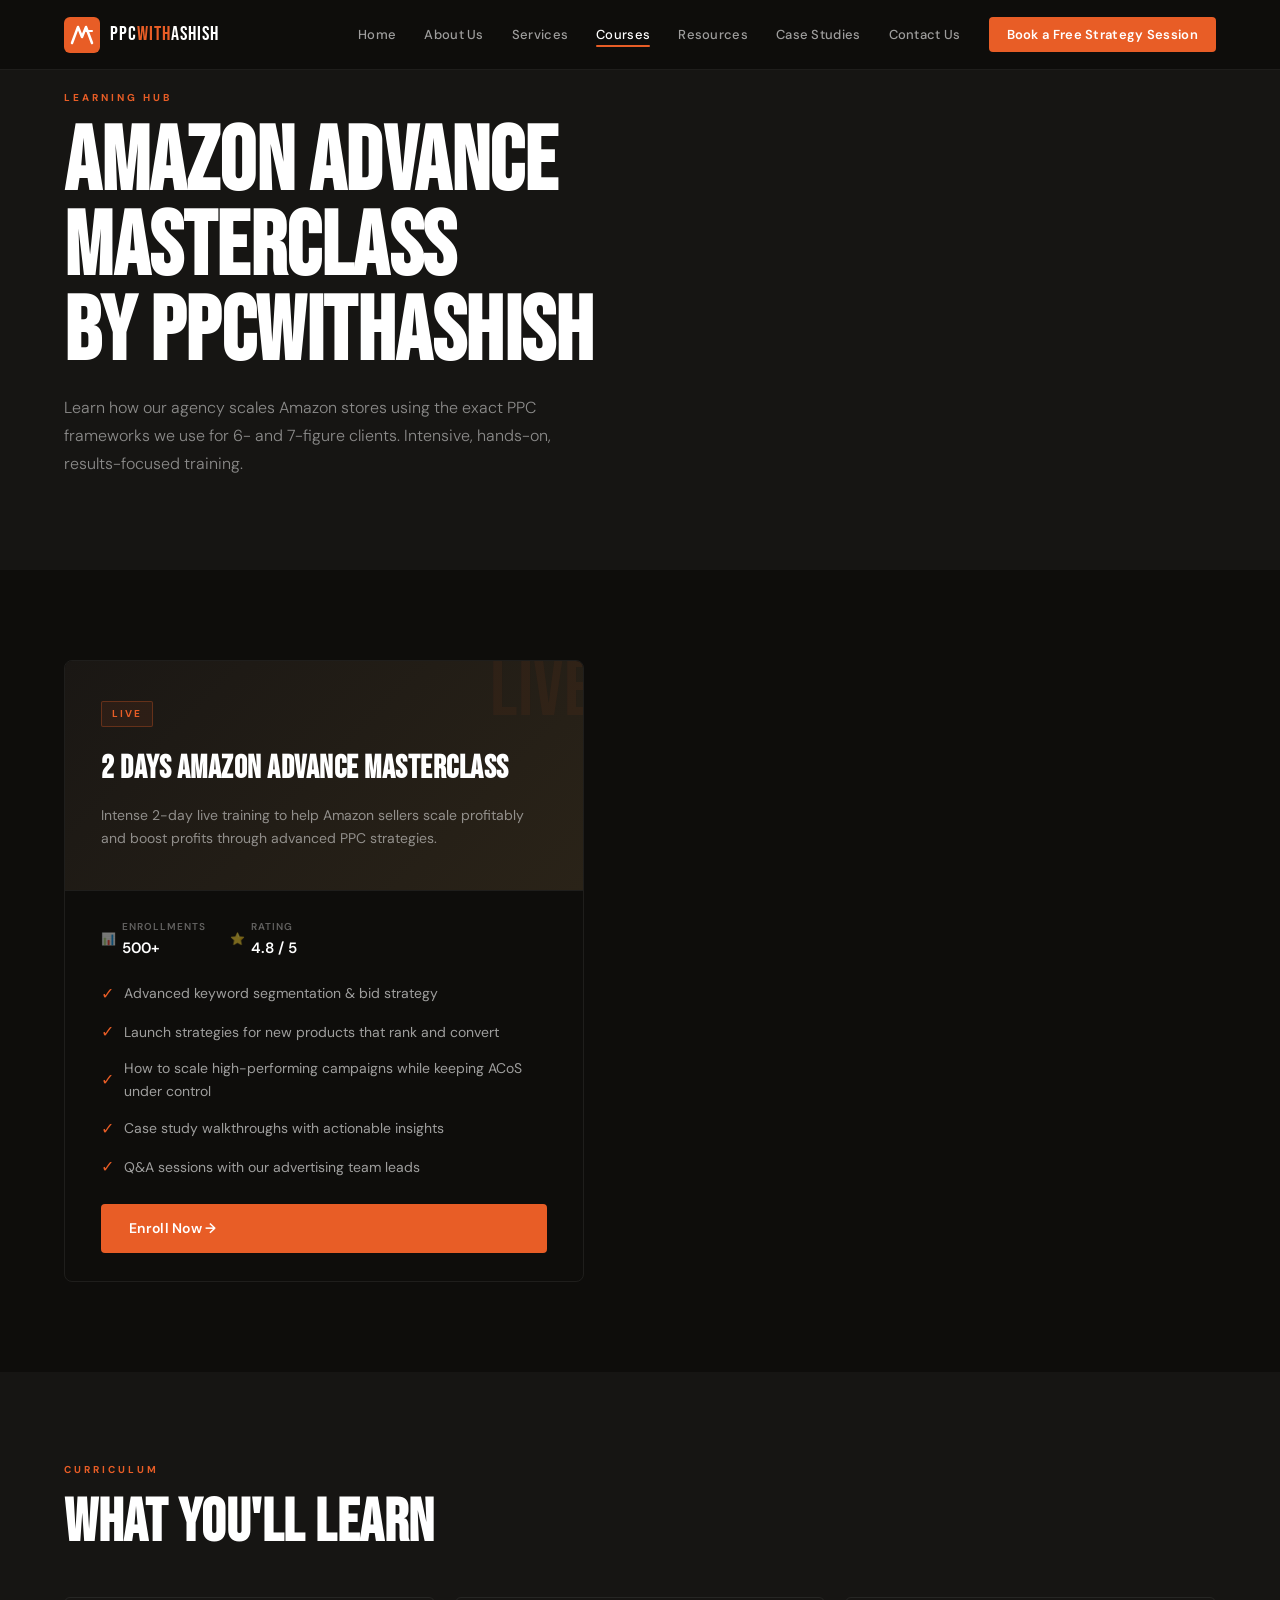
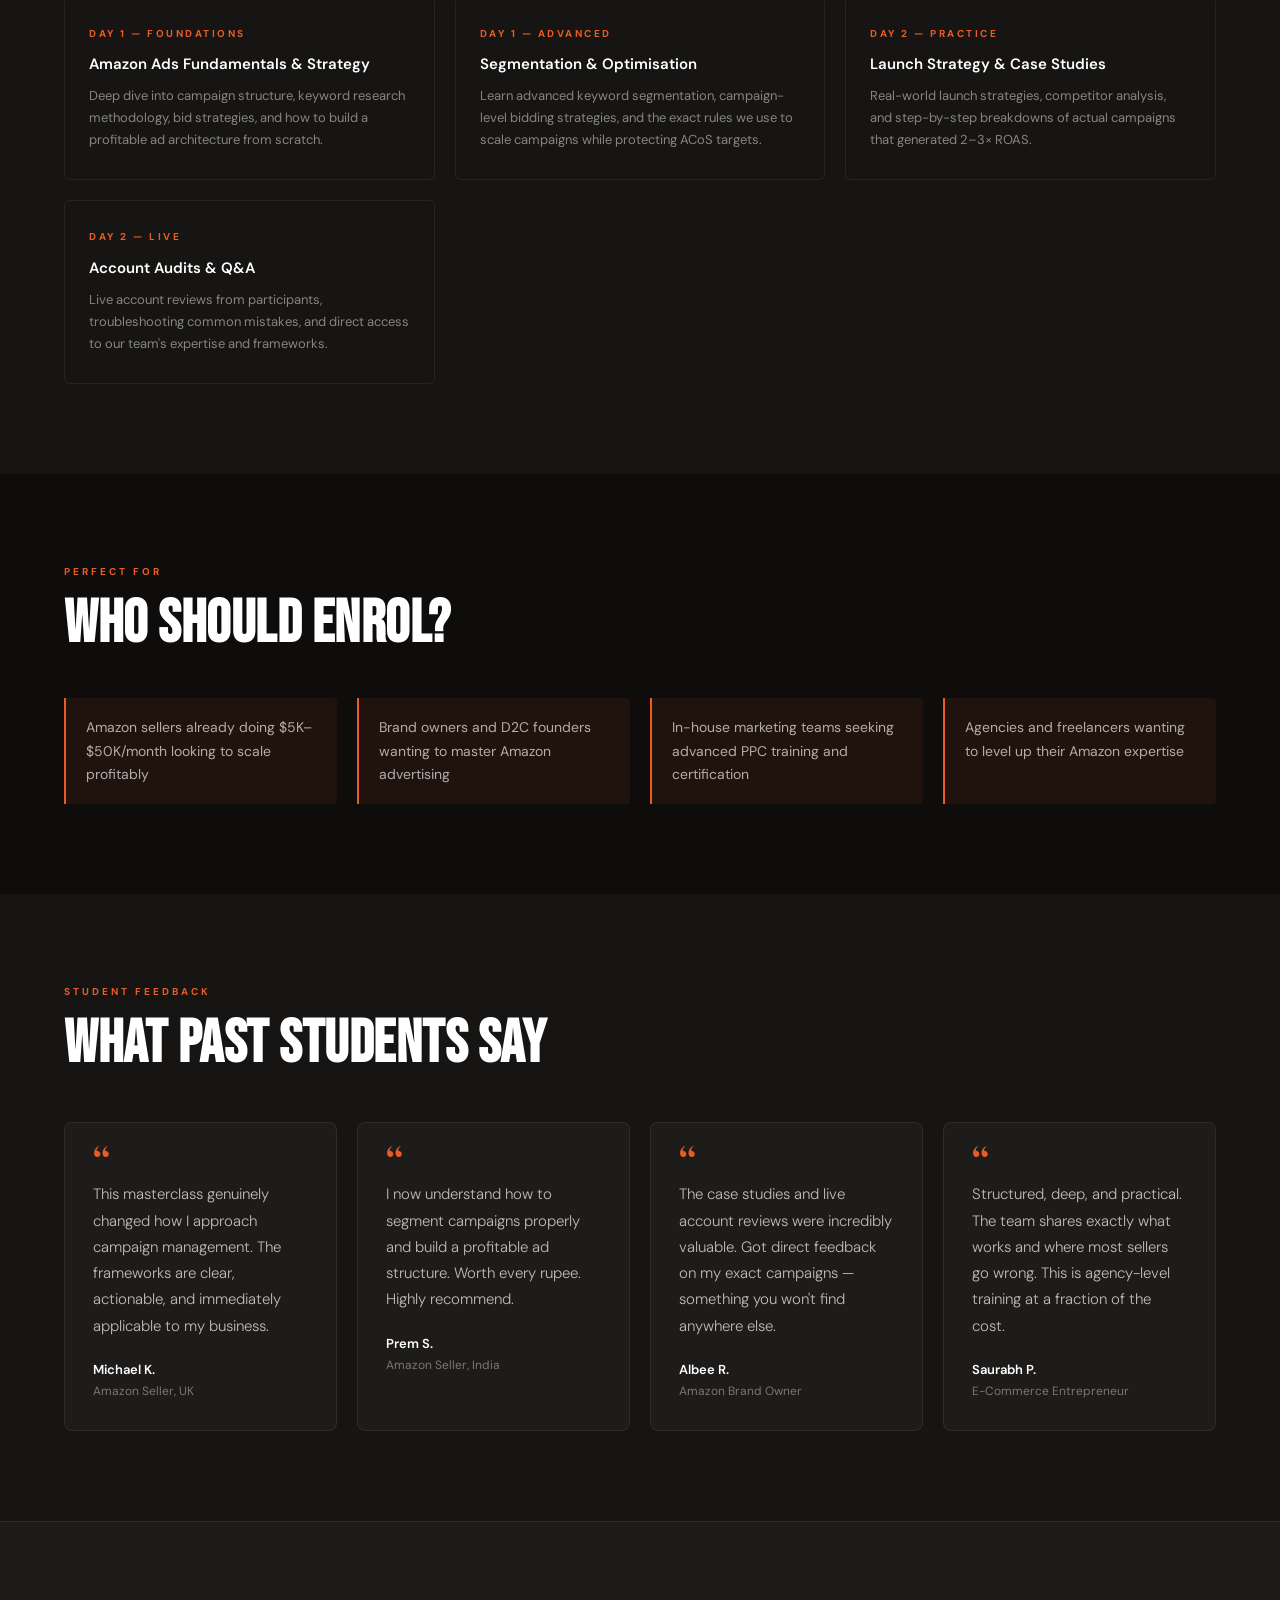
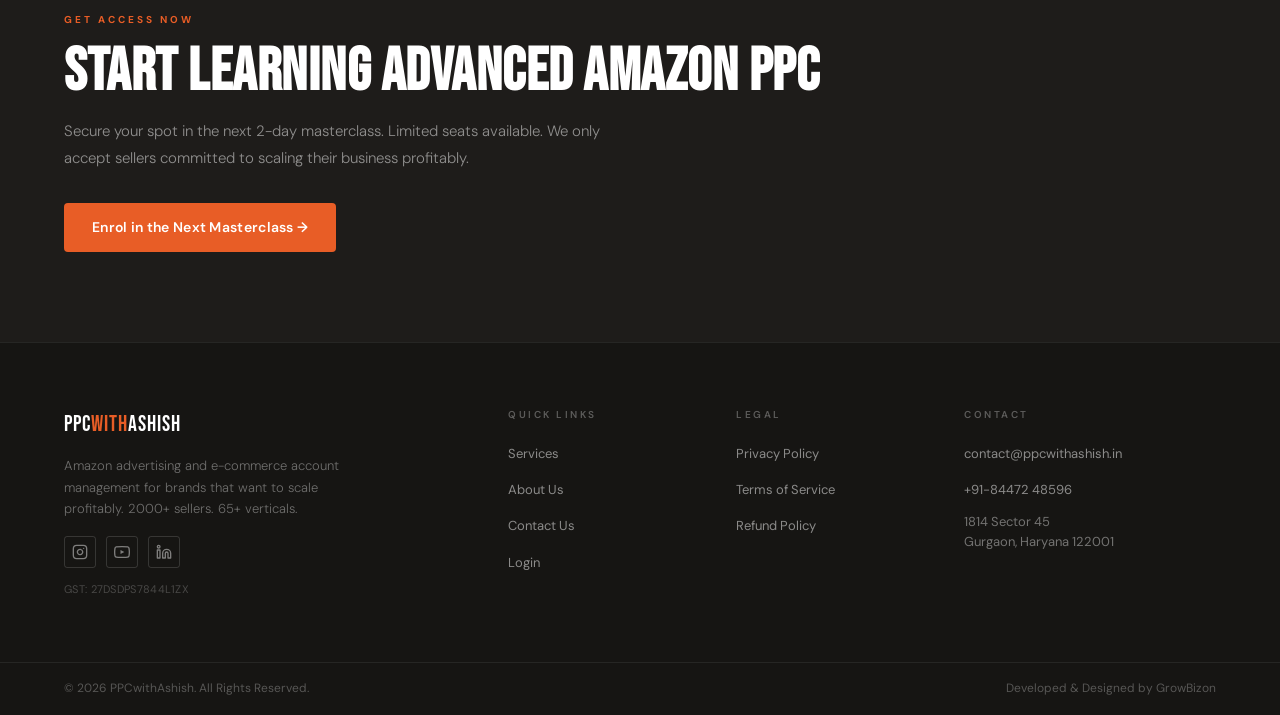
<file: courses.html>
<!DOCTYPE html>
<html lang="en">
<head>
<meta charset="UTF-8"><meta name="viewport" content="width=device-width,initial-scale=1">
<title>Courses – PPCwithAshish</title>
<link rel="stylesheet" href="style.css">
</head>
<body>
<div id="nav-placeholder"></div>

<!-- HERO -->
<section class="pt section" style="background:var(--dark-2);padding-bottom:60px">
  <p class="section-label">Learning Hub</p>
  <h1 style="font-family:var(--font-d);font-size:clamp(44px,7vw,90px);line-height:.95;letter-spacing:.5px;margin-bottom:18px;max-width:800px">
    Amazon Advance Masterclass<br>By PPCwithAshish
  </h1>
  <p style="font-size:16px;font-weight:300;color:rgba(255,255,255,.5);max-width:500px;line-height:1.75;margin-bottom:32px">
    Learn how our agency scales Amazon stores using the exact PPC frameworks we use for 6- and 7-figure clients. Intensive, hands-on, results-focused training.
  </p>
</section>

<!-- COURSE CARD -->
<section class="section">
  <div class="course-card reveal">
    <div class="course-top">
      <div class="course-tag">LIVE</div>
      <h2>2 Days Amazon Advance Masterclass</h2>
      <p>Intense 2-day live training to help Amazon sellers scale profitably and boost profits through advanced PPC strategies.</p>
    </div>
    <div class="course-bottom">
      <div class="course-meta">
        <div class="course-meta-item">
          <span>📊</span>
          <div>
            <div style="font-size:10px;font-weight:600;letter-spacing:1px;text-transform:uppercase;color:rgba(255,255,255,.35)">Enrollments</div>
            <span class="course-meta-val">500+</span>
          </div>
        </div>
        <div class="course-meta-item">
          <span>⭐</span>
          <div>
            <div style="font-size:10px;font-weight:600;letter-spacing:1px;text-transform:uppercase;color:rgba(255,255,255,.35)">Rating</div>
            <span class="course-meta-val">4.8 / 5</span>
          </div>
        </div>
      </div>
      <ul style="list-style:none;display:flex;flex-direction:column;gap:12px;margin-bottom:24px;margin-top:16px">
        <li style="font-size:14px;color:rgba(255,255,255,.6);display:flex;align-items:center;gap:10px"><span style="color:var(--orange);font-size:16px">✓</span> Advanced keyword segmentation &amp; bid strategy</li>
        <li style="font-size:14px;color:rgba(255,255,255,.6);display:flex;align-items:center;gap:10px"><span style="color:var(--orange);font-size:16px">✓</span> Launch strategies for new products that rank and convert</li>
        <li style="font-size:14px;color:rgba(255,255,255,.6);display:flex;align-items:center;gap:10px"><span style="color:var(--orange);font-size:16px">✓</span> How to scale high-performing campaigns while keeping ACoS under control</li>
        <li style="font-size:14px;color:rgba(255,255,255,.6);display:flex;align-items:center;gap:10px"><span style="color:var(--orange);font-size:16px">✓</span> Case study walkthroughs with actionable insights</li>
        <li style="font-size:14px;color:rgba(255,255,255,.6);display:flex;align-items:center;gap:10px"><span style="color:var(--orange);font-size:16px">✓</span> Q&amp;A sessions with our advertising team leads</li>
      </ul>
      <a href="contact.html" class="btn-p" style="display:inline-block;width:100%">Enroll Now →</a>
    </div>
  </div>
</section>

<!-- WHAT YOU'LL LEARN -->
<section class="section" style="background:var(--dark-2)">
  <p class="section-label">Curriculum</p>
  <h2 class="section-title">What You'll Learn</h2>
  <div style="display:grid;grid-template-columns:repeat(auto-fit,minmax(280px,1fr));gap:20px;margin-top:44px">
    <div class="apart-card reveal">
      <div class="apart-label">Day 1 — Foundations</div>
      <h3>Amazon Ads Fundamentals &amp; Strategy</h3>
      <p>Deep dive into campaign structure, keyword research methodology, bid strategies, and how to build a profitable ad architecture from scratch.</p>
    </div>
    <div class="apart-card reveal">
      <div class="apart-label">Day 1 — Advanced</div>
      <h3>Segmentation &amp; Optimisation</h3>
      <p>Learn advanced keyword segmentation, campaign-level bidding strategies, and the exact rules we use to scale campaigns while protecting ACoS targets.</p>
    </div>
    <div class="apart-card reveal">
      <div class="apart-label">Day 2 — Practice</div>
      <h3>Launch Strategy &amp; Case Studies</h3>
      <p>Real-world launch strategies, competitor analysis, and step-by-step breakdowns of actual campaigns that generated 2–3× ROAS.</p>
    </div>
    <div class="apart-card reveal">
      <div class="apart-label">Day 2 — Live</div>
      <h3>Account Audits &amp; Q&amp;A</h3>
      <p>Live account reviews from participants, troubleshooting common mistakes, and direct access to our team's expertise and frameworks.</p>
    </div>
  </div>
</section>

<!-- WHO IT'S FOR -->
<section class="section">
  <p class="section-label">Perfect For</p>
  <h2 class="section-title">Who Should Enrol?</h2>
  <div class="who-grid">
    <div class="who-card reveal"><p>Amazon sellers already doing $5K–$50K/month looking to scale profitably</p></div>
    <div class="who-card reveal"><p>Brand owners and D2C founders wanting to master Amazon advertising</p></div>
    <div class="who-card reveal"><p>In-house marketing teams seeking advanced PPC training and certification</p></div>
    <div class="who-card reveal"><p>Agencies and freelancers wanting to level up their Amazon expertise</p></div>
  </div>
</section>

<!-- TESTIMONIALS -->
<section class="section" style="background:var(--dark-2)">
  <p class="section-label">Student Feedback</p>
  <h2 class="section-title">What Past Students Say</h2>
  <div class="testimonials-grid" style="margin-top:48px">
    <div class="testi-card reveal">
      <div class="testi-quote">This masterclass genuinely changed how I approach campaign management. The frameworks are clear, actionable, and immediately applicable to my business.</div>
      <div class="testi-name">Michael K.</div>
      <div class="testi-role">Amazon Seller, UK</div>
    </div>
    <div class="testi-card reveal">
      <div class="testi-quote">I now understand how to segment campaigns properly and build a profitable ad structure. Worth every rupee. Highly recommend.</div>
      <div class="testi-name">Prem S.</div>
      <div class="testi-role">Amazon Seller, India</div>
    </div>
    <div class="testi-card reveal">
      <div class="testi-quote">The case studies and live account reviews were incredibly valuable. Got direct feedback on my exact campaigns — something you won't find anywhere else.</div>
      <div class="testi-name">Albee R.</div>
      <div class="testi-role">Amazon Brand Owner</div>
    </div>
    <div class="testi-card reveal">
      <div class="testi-quote">Structured, deep, and practical. The team shares exactly what works and where most sellers go wrong. This is agency-level training at a fraction of the cost.</div>
      <div class="testi-name">Saurabh P.</div>
      <div class="testi-role">E-Commerce Entrepreneur</div>
    </div>
  </div>
</section>

<!-- FREE PREVIEW -->
<section class="section" style="background:var(--dark-3);border-top:1px solid var(--border)">
  <p class="section-label">Get Access Now</p>
  <h2 class="section-title">Start Learning Advanced Amazon PPC</h2>
  <p class="section-sub" style="margin-bottom:32px">Secure your spot in the next 2-day masterclass. Limited seats available. We only accept sellers committed to scaling their business profitably.</p>
  <a href="contact.html" class="btn-p">Enrol in the Next Masterclass →</a>
</section>

<div id="footer-placeholder"></div>
<script src="shared.js"></script>
<script>
  document.getElementById('nav-placeholder').innerHTML = NAV;
  document.getElementById('footer-placeholder').innerHTML = FOOTER;
</script>
</body></html>
</file>
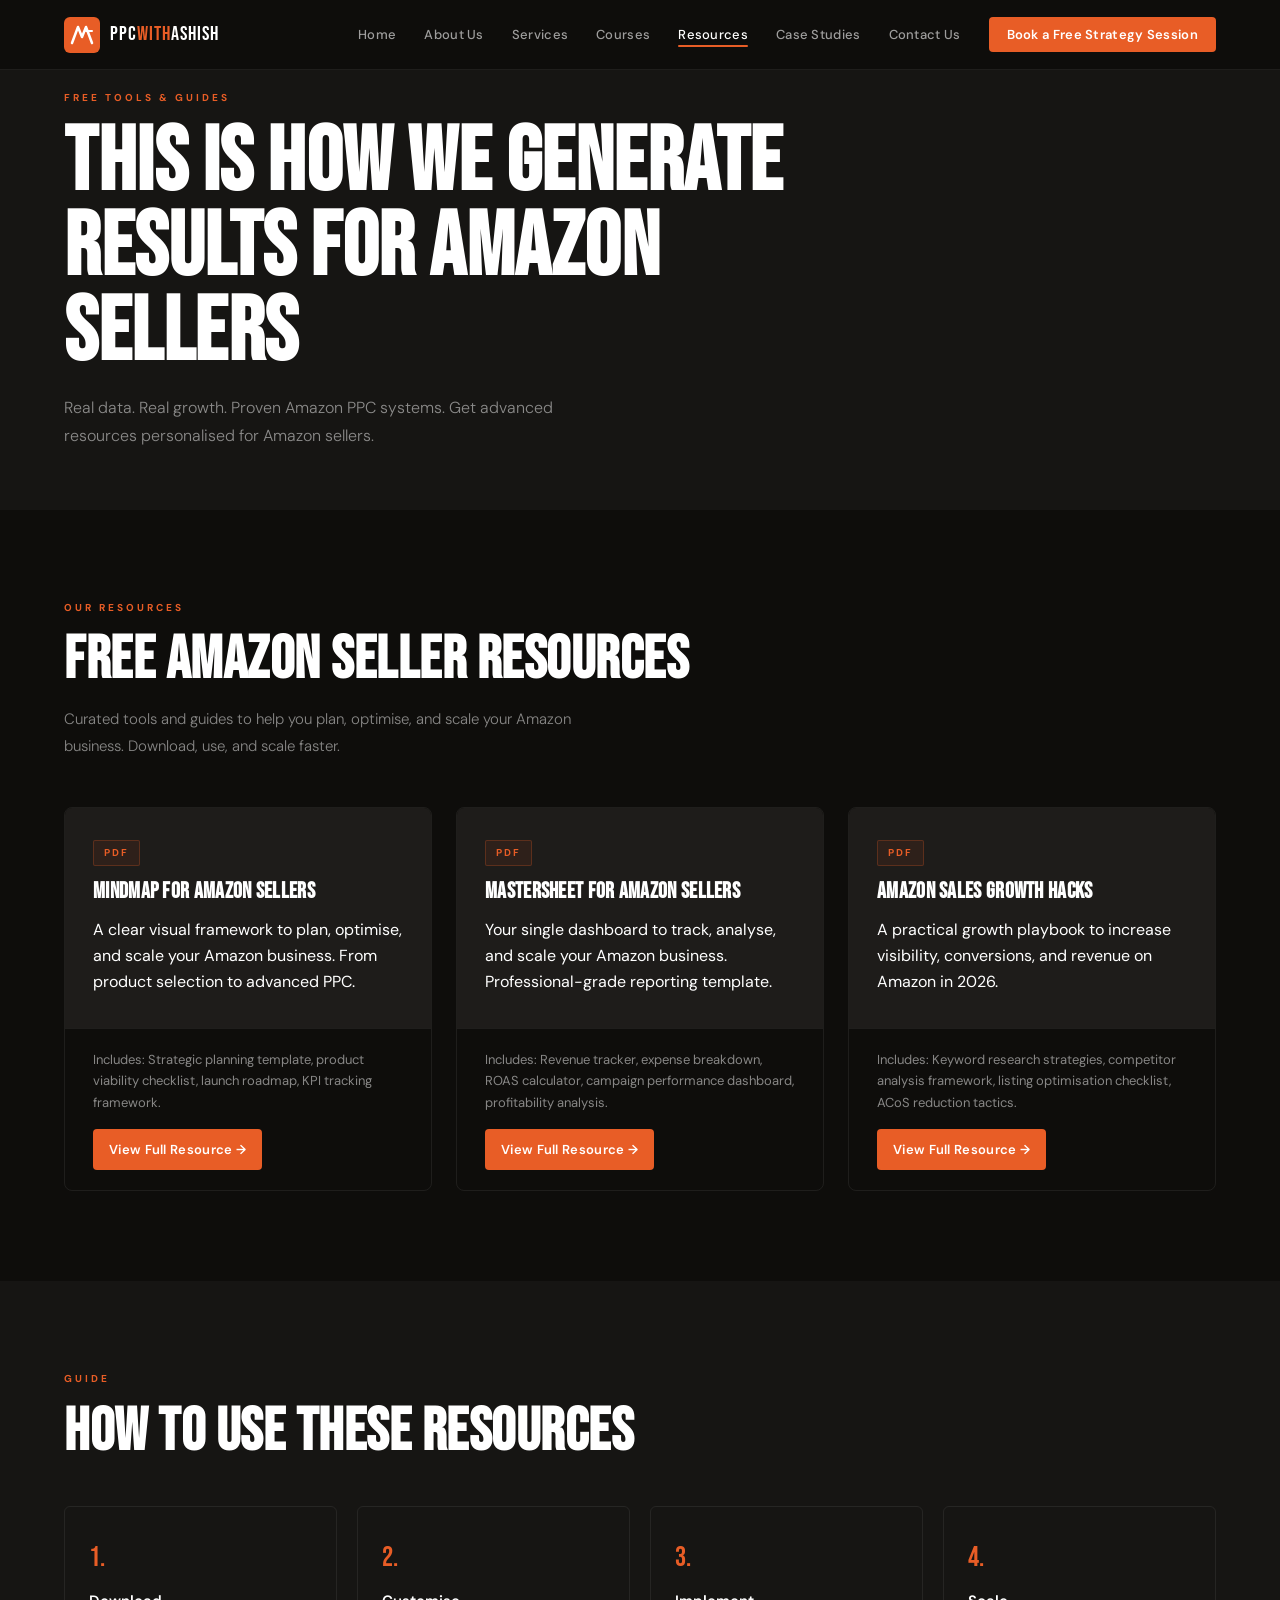
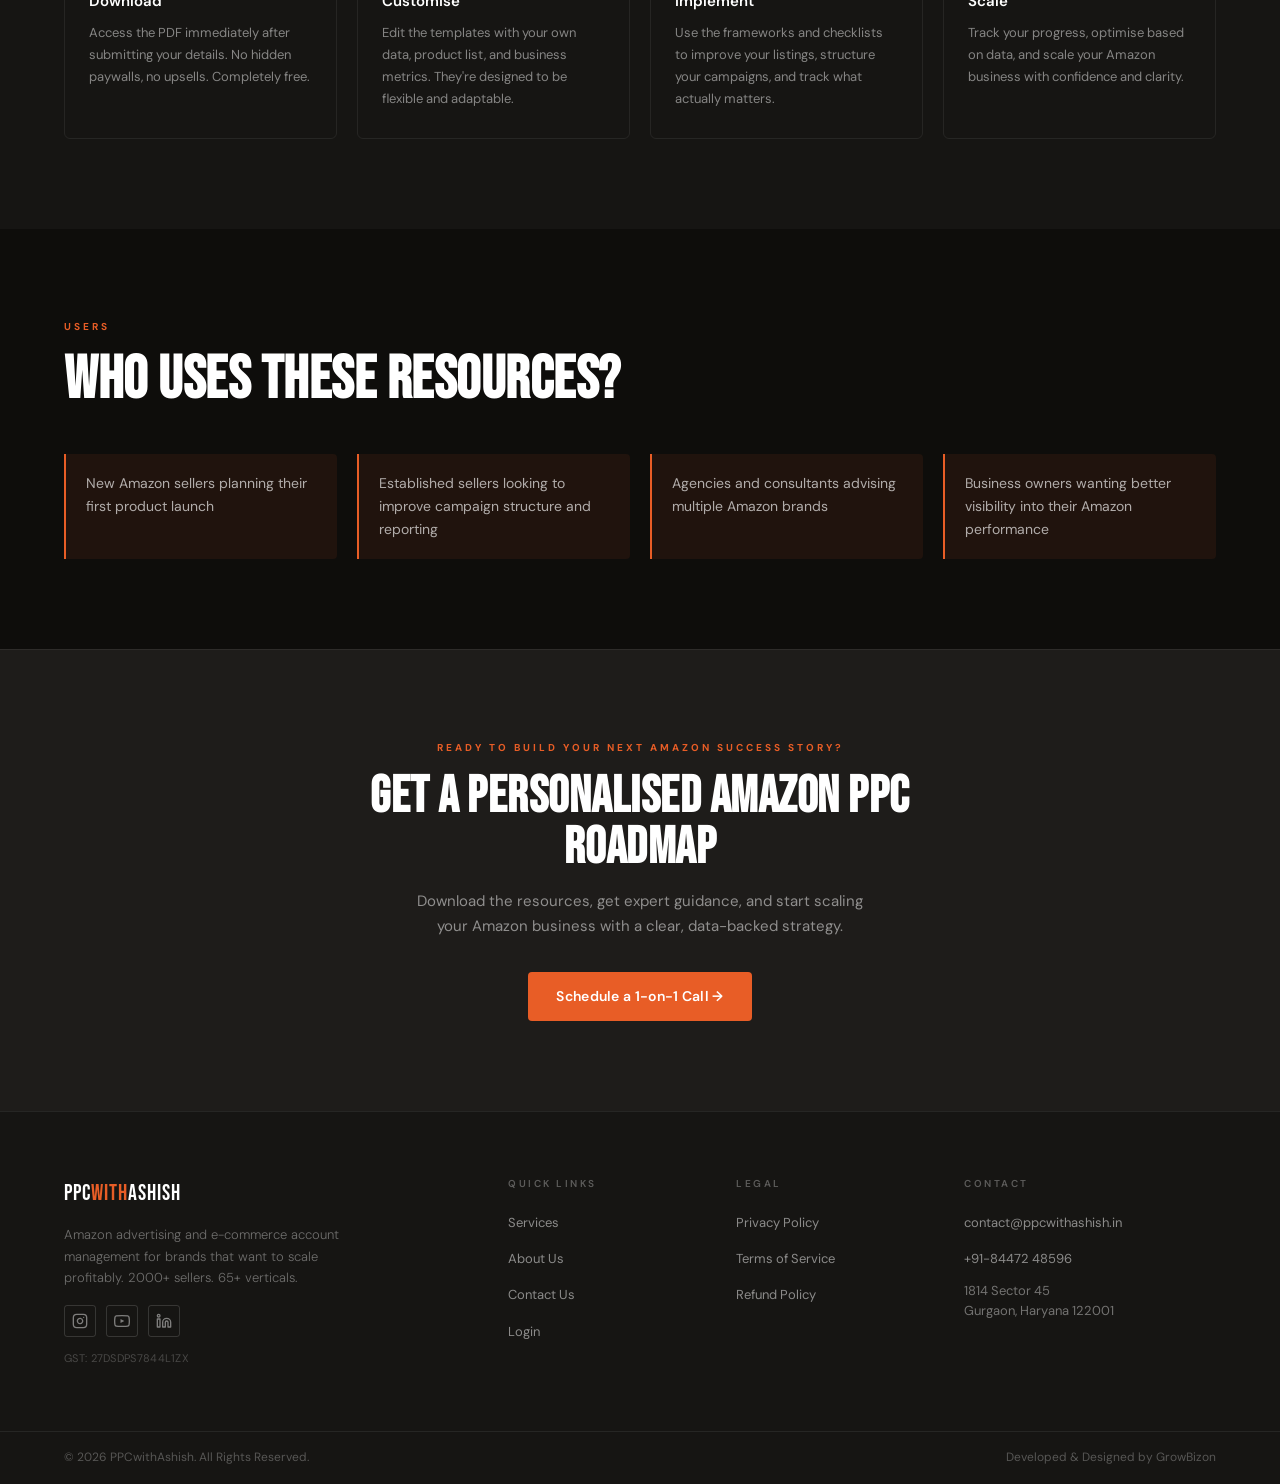
<file: resources.html>
<!DOCTYPE html>
<html lang="en">
<head>
<meta charset="UTF-8"><meta name="viewport" content="width=device-width,initial-scale=1">
<title>Resources – PPCwithAshish</title>
<link rel="stylesheet" href="style.css">
</head>
<body>
<div id="nav-placeholder"></div>

<!-- HERO -->
<section class="pt section" style="background:var(--dark-2);padding-bottom:60px">
  <p class="section-label">Free Tools &amp; Guides</p>
  <h1 style="font-family:var(--font-d);font-size:clamp(44px,7vw,90px);line-height:.95;letter-spacing:.5px;margin-bottom:18px;max-width:800px">
    This Is How We Generate<br>Results for Amazon Sellers
  </h1>
  <p style="font-size:16px;font-weight:300;color:rgba(255,255,255,.5);max-width:500px;line-height:1.75">
    Real data. Real growth. Proven Amazon PPC systems. Get advanced resources personalised for Amazon sellers.
  </p>
</section>

<!-- RESOURCE CARDS -->
<section class="section">
  <p class="section-label">Our Resources</p>
  <h2 class="section-title">Free Amazon Seller Resources</h2>
  <p class="section-sub" style="margin-bottom:48px">Curated tools and guides to help you plan, optimise, and scale your Amazon business. Download, use, and scale faster.</p>
  
  <div class="resource-grid">
    <div class="resource-card reveal">
      <div class="resource-top">
        <div class="resource-badge">PDF</div>
        <h3>Mindmap for Amazon Sellers</h3>
        <p style="margin-top:12px">A clear visual framework to plan, optimise, and scale your Amazon business. From product selection to advanced PPC.</p>
      </div>
      <div class="resource-bottom">
        <p>Includes: Strategic planning template, product viability checklist, launch roadmap, KPI tracking framework.</p>
        <a href="contact.html" class="btn-p" style="font-size:13px;padding:10px 16px;display:inline-block">View Full Resource →</a>
      </div>
    </div>

    <div class="resource-card reveal">
      <div class="resource-top">
        <div class="resource-badge">PDF</div>
        <h3>Mastersheet for Amazon Sellers</h3>
        <p style="margin-top:12px">Your single dashboard to track, analyse, and scale your Amazon business. Professional-grade reporting template.</p>
      </div>
      <div class="resource-bottom">
        <p>Includes: Revenue tracker, expense breakdown, ROAS calculator, campaign performance dashboard, profitability analysis.</p>
        <a href="contact.html" class="btn-p" style="font-size:13px;padding:10px 16px;display:inline-block">View Full Resource →</a>
      </div>
    </div>

    <div class="resource-card reveal">
      <div class="resource-top">
        <div class="resource-badge">PDF</div>
        <h3>Amazon Sales Growth Hacks</h3>
        <p style="margin-top:12px">A practical growth playbook to increase visibility, conversions, and revenue on Amazon in 2026.</p>
      </div>
      <div class="resource-bottom">
        <p>Includes: Keyword research strategies, competitor analysis framework, listing optimisation checklist, ACoS reduction tactics.</p>
        <a href="contact.html" class="btn-p" style="font-size:13px;padding:10px 16px;display:inline-block">View Full Resource →</a>
      </div>
    </div>
  </div>
</section>

<!-- HOW TO USE -->
<section class="section" style="background:var(--dark-2)">
  <p class="section-label">Guide</p>
  <h2 class="section-title">How to Use These Resources</h2>
  <div style="display:grid;grid-template-columns:repeat(auto-fit,minmax(260px,1fr));gap:20px;margin-top:44px">
    <div class="apart-card reveal">
      <div style="font-family:var(--font-d);font-size:28px;color:var(--orange);margin-bottom:8px">1.</div>
      <h3>Download</h3>
      <p>Access the PDF immediately after submitting your details. No hidden paywalls, no upsells. Completely free.</p>
    </div>
    <div class="apart-card reveal">
      <div style="font-family:var(--font-d);font-size:28px;color:var(--orange);margin-bottom:8px">2.</div>
      <h3>Customise</h3>
      <p>Edit the templates with your own data, product list, and business metrics. They're designed to be flexible and adaptable.</p>
    </div>
    <div class="apart-card reveal">
      <div style="font-family:var(--font-d);font-size:28px;color:var(--orange);margin-bottom:8px">3.</div>
      <h3>Implement</h3>
      <p>Use the frameworks and checklists to improve your listings, structure your campaigns, and track what actually matters.</p>
    </div>
    <div class="apart-card reveal">
      <div style="font-family:var(--font-d);font-size:28px;color:var(--orange);margin-bottom:8px">4.</div>
      <h3>Scale</h3>
      <p>Track your progress, optimise based on data, and scale your Amazon business with confidence and clarity.</p>
    </div>
  </div>
</section>

<!-- WHO USES THESE -->
<section class="section">
  <p class="section-label">Users</p>
  <h2 class="section-title">Who Uses These Resources?</h2>
  <div class="who-grid">
    <div class="who-card reveal"><p>New Amazon sellers planning their first product launch</p></div>
    <div class="who-card reveal"><p>Established sellers looking to improve campaign structure and reporting</p></div>
    <div class="who-card reveal"><p>Agencies and consultants advising multiple Amazon brands</p></div>
    <div class="who-card reveal"><p>Business owners wanting better visibility into their Amazon performance</p></div>
  </div>
</section>

<!-- CTA -->
<section class="section" style="background:var(--dark-3);border-top:1px solid var(--border);text-align:center">
  <p class="section-label" style="text-align:center">Ready to Build Your Next Amazon Success Story?</p>
  <h2 class="section-title" style="font-size:clamp(32px,4vw,54px);max-width:600px;margin:0 auto 16px">Get a Personalised Amazon PPC Roadmap</h2>
  <p style="font-size:15px;color:rgba(255,255,255,.5);max-width:480px;margin:0 auto 32px;line-height:1.7">Download the resources, get expert guidance, and start scaling your Amazon business with a clear, data-backed strategy.</p>
  <a href="contact.html" class="btn-p">Schedule a 1-on-1 Call →</a>
</section>

<div id="footer-placeholder"></div>
<script src="shared.js"></script>
<script>
  document.getElementById('nav-placeholder').innerHTML = NAV;
  document.getElementById('footer-placeholder').innerHTML = FOOTER;
</script>
</body></html>
</file>
<file: style.css>
@import url('https://fonts.googleapis.com/css2?family=Bebas+Neue&family=DM+Sans:ital,opsz,wght@0,9..40,300;0,9..40,400;0,9..40,500;0,9..40,600;1,9..40,300&family=DM+Serif+Display:ital@0;1&display=swap');

:root {
  --orange:#E85D26;--orange-h:#F5874F;--orange-pale:rgba(232,93,38,0.08);
  --dark:#0E0D0B;--dark-2:#161513;--dark-3:#1E1C1A;--dark-4:#252321;
  --mid:#6B6860;--light:#F7F4F0;--white:#FFFFFF;
  --border:rgba(255,255,255,0.07);--border-m:rgba(255,255,255,0.14);
  --font-d:'Bebas Neue',sans-serif;--font-s:'DM Serif Display',serif;--font-b:'DM Sans',sans-serif;
}
*,*::before,*::after{box-sizing:border-box;margin:0;padding:0}
html{scroll-behavior:smooth}
body{font-family:var(--font-b);background:var(--dark);color:var(--white);line-height:1.65;overflow-x:hidden}
img{max-width:100%;display:block}
a{color:inherit;text-decoration:none}

/* ─── NAV ─── */
nav{
  position:fixed;top:0;left:0;right:0;z-index:200;
  display:flex;align-items:center;justify-content:space-between;
  padding:0 5%;height:70px;
  background:rgba(14,13,11,0.94);backdrop-filter:blur(14px);
  border-bottom:1px solid var(--border);
}
.nav-logo{display:flex;align-items:center;gap:10px;font-family:var(--font-d);font-size:20px;letter-spacing:1px;color:var(--white)}
.nav-logo em{font-style:normal;color:var(--orange)}
.nav-links{display:flex;align-items:center;gap:28px;list-style:none}
.nav-links a{font-size:13px;font-weight:500;letter-spacing:0.3px;color:rgba(255,255,255,0.6);transition:color .2s}
.nav-links a:hover,.nav-links a.active{color:var(--white)}
.nav-links a.active{position:relative}
.nav-links a.active::after{content:'';position:absolute;left:0;right:0;bottom:-4px;height:2px;background:var(--orange);border-radius:1px}
.nav-cta{background:var(--orange)!important;color:var(--white)!important;padding:9px 18px!important;border-radius:4px!important;transition:background .2s!important;font-weight:600!important}
.nav-cta:hover{background:var(--orange-h)!important}
.nav-burger{display:none;flex-direction:column;gap:5px;background:none;border:none;cursor:pointer;padding:4px}
.nav-burger span{display:block;width:22px;height:2px;background:var(--white);border-radius:1px;transition:.2s}
.nav-burger.open span:nth-child(1){transform:translateY(7px) rotate(45deg)}
.nav-burger.open span:nth-child(2){opacity:0}
.nav-burger.open span:nth-child(3){transform:translateY(-7px) rotate(-45deg)}

/* ─── FOOTER ─── */
footer{
  background:var(--dark-2);border-top:1px solid var(--border);
  padding:64px 5%;
  display:grid;grid-template-columns:2.2fr 1fr 1fr 1.4fr;gap:48px;align-items:start;
}
.footer-logo-text{font-family:var(--font-d);font-size:22px;letter-spacing:1px;color:var(--white);display:inline-block;margin-bottom:12px}
.footer-logo-text span{color:var(--orange)}
.footer-tagline{font-size:13px;font-weight:300;color:rgba(255,255,255,0.38);line-height:1.65;margin-bottom:16px;max-width:300px}
.footer-gst{font-size:11px;color:rgba(255,255,255,0.22);margin-top:12px;letter-spacing:.3px}
.footer-col h4{font-size:10px;font-weight:600;letter-spacing:2.5px;text-transform:uppercase;color:rgba(255,255,255,0.3);margin-bottom:16px}
.footer-col ul{list-style:none;display:flex;flex-direction:column;gap:10px}
.footer-col ul li a{font-size:13px;color:rgba(255,255,255,0.5);transition:color .2s}
.footer-col ul li a:hover{color:var(--white)}
.footer-bottom{background:var(--dark-2);border-top:1px solid var(--border);padding:16px 5%;display:flex;justify-content:space-between;align-items:center;font-size:12px;color:rgba(255,255,255,0.28)}
.footer-bottom a{color:rgba(255,255,255,0.28)}.footer-bottom a:hover{color:rgba(255,255,255,.6)}
.social-links{display:flex;gap:10px;margin-bottom:4px}
.social-link{width:32px;height:32px;border:1px solid var(--border-m);border-radius:3px;display:flex;align-items:center;justify-content:center;color:rgba(255,255,255,0.45);transition:all .2s}
.social-link:hover{border-color:var(--orange);color:var(--orange)}

/* ─── SHARED SECTION HELPERS ─── */
.pt{padding-top:110px}.section{padding:90px 5%}
.section-label{font-size:10px;font-weight:700;letter-spacing:3px;text-transform:uppercase;color:var(--orange);margin-bottom:14px}
.section-title{font-family:var(--font-d);font-size:clamp(36px,5vw,60px);letter-spacing:.5px;line-height:1;margin-bottom:16px}
.section-sub{font-size:15px;font-weight:300;color:rgba(255,255,255,0.5);max-width:560px;line-height:1.75}

/* ─── BUTTONS ─── */
.btn-p{display:inline-block;background:var(--orange);color:var(--white);padding:13px 28px;border-radius:4px;font-size:14px;font-weight:600;letter-spacing:.3px;transition:all .2s}
.btn-p:hover{background:var(--orange-h);transform:translateY(-1px)}
.btn-o{display:inline-block;border:1px solid rgba(255,255,255,.22);color:rgba(255,255,255,.7);padding:13px 28px;border-radius:4px;font-size:14px;font-weight:500;transition:all .2s}
.btn-o:hover{border-color:rgba(255,255,255,.55);color:var(--white)}

/* ─── STATS BAND ─── */
.stats-band{background:var(--orange);padding:56px 5%;display:grid;grid-template-columns:repeat(auto-fit,minmax(150px,1fr));gap:32px;text-align:center}
.stat-big{font-family:var(--font-d);font-size:50px;letter-spacing:.5px;color:var(--white);display:block;line-height:1}
.stat-label-b{font-size:12px;color:rgba(255,255,255,.7);margin-top:6px;text-transform:uppercase;letter-spacing:1px}

/* ─── TICKER ─── */
.ticker{background:var(--dark-3);border-top:1px solid var(--border);border-bottom:1px solid var(--border);padding:11px 0;overflow:hidden;white-space:nowrap}
.ticker-inner{display:inline-flex;animation:tick 28s linear infinite;gap:0}
.ticker-item{font-family:var(--font-d);font-size:13px;letter-spacing:2px;color:rgba(255,255,255,0.45);padding:0 28px}
.ticker-dot{color:var(--orange);font-size:16px}
@keyframes tick{0%{transform:translateX(0)}100%{transform:translateX(-50%)}}

/* ─── PLATFORM LOGOS GRID ─── */
.platforms-grid{display:grid;grid-template-columns:repeat(auto-fill,minmax(130px,1fr));gap:12px;margin-top:48px}
.platform-card{
  border:1px solid var(--border);background:rgba(255,255,255,0.025);
  border-radius:6px;padding:18px 14px;
  display:flex;flex-direction:column;align-items:center;justify-content:center;gap:8px;
  transition:all .2s;cursor:default;min-height:80px;
}
.platform-card:hover{border-color:rgba(232,93,38,0.4);background:var(--orange-pale)}
.platform-card img{width:80px;height:32px;object-fit:contain;filter:brightness(0) invert(1);opacity:.55;transition:opacity .2s}
.platform-card:hover img{opacity:.9}
.platform-card.featured{border-color:rgba(232,93,38,0.45);background:var(--orange-pale)}
.platform-card.featured img{opacity:.8}
.platform-name{font-size:11px;font-weight:500;letter-spacing:.5px;color:rgba(255,255,255,.45);text-align:center}

/* ─── SERVICES GRID ─── */
.services-grid{display:grid;grid-template-columns:repeat(auto-fit,minmax(280px,1fr));gap:1px;background:var(--border);border:1px solid var(--border);border-radius:8px;overflow:hidden;margin-top:56px}
.service-card{background:var(--dark);padding:36px 30px;transition:background .2s;cursor:default}
.service-card:hover{background:var(--dark-3)}
.service-icon{font-size:26px;margin-bottom:18px}
.service-card h3{font-family:var(--font-d);font-size:22px;letter-spacing:.3px;margin-bottom:10px}
.service-card p{font-size:14px;line-height:1.7;color:rgba(255,255,255,.47)}
.service-tag{display:inline-block;margin-top:18px;font-size:10px;font-weight:700;letter-spacing:2px;text-transform:uppercase;color:var(--orange)}

/* ─── PPC CARDS ─── */
.ppc-grid{display:grid;grid-template-columns:repeat(auto-fit,minmax(260px,1fr));gap:22px;margin-top:56px}
.ppc-card{border:1px solid var(--border);border-radius:6px;padding:32px 28px;position:relative;overflow:hidden;transition:border-color .25s}
.ppc-card::before{content:'';position:absolute;top:0;left:0;right:0;height:2px;background:var(--orange);transform:scaleX(0);transform-origin:left;transition:transform .3s}
.ppc-card:hover::before{transform:scaleX(1)}
.ppc-card:hover{border-color:rgba(232,93,38,.3)}
.ppc-card h3{font-size:16px;font-weight:600;margin-bottom:10px}
.ppc-card p{font-size:14px;line-height:1.7;color:rgba(255,255,255,.48)}

/* ─── FAQ ─── */
.faq-list{max-width:780px;margin-top:44px}
.faq-item{border-bottom:1px solid var(--border)}
.faq-q{width:100%;background:none;border:none;cursor:pointer;display:flex;justify-content:space-between;align-items:center;padding:22px 0;font-family:var(--font-b);font-size:15px;font-weight:500;color:var(--white);text-align:left;gap:16px}
.faq-q:hover{color:rgba(255,255,255,.75)}
.faq-icon{width:20px;height:20px;border:1px solid rgba(255,255,255,.2);border-radius:50%;display:flex;align-items:center;justify-content:center;font-size:13px;flex-shrink:0;transition:all .2s;color:rgba(255,255,255,.45)}
.faq-item.open .faq-icon{background:var(--orange);border-color:var(--orange);color:var(--white);transform:rotate(45deg)}
.faq-a{font-size:14px;font-weight:300;color:rgba(255,255,255,.5);line-height:1.8;max-height:0;overflow:hidden;transition:max-height .35s ease,padding .35s}
.faq-item.open .faq-a{max-height:280px;padding-bottom:22px}

/* ─── TESTIMONIAL ─── */
.testimonials-grid{display:grid;grid-template-columns:repeat(auto-fit,minmax(260px,1fr));gap:20px;margin-top:48px}
.testi-card{border:1px solid var(--border);border-radius:8px;padding:28px;background:var(--dark-3)}
.testi-quote{font-size:15px;font-weight:300;line-height:1.75;color:rgba(255,255,255,.7);margin-bottom:20px}
.testi-quote::before{content:'\201C';font-family:var(--font-s);font-size:40px;color:var(--orange);line-height:.5;display:block;margin-bottom:10px}
.testi-name{font-size:13px;font-weight:600;color:var(--white)}
.testi-role{font-size:12px;color:rgba(255,255,255,.4);margin-top:2px}

/* ─── TEAM ─── */
.team-grid{display:grid;grid-template-columns:repeat(auto-fill,minmax(160px,1fr));gap:20px;margin-top:48px}
.team-card{text-align:center}
.team-avatar{width:80px;height:80px;border-radius:50%;background:var(--dark-3);border:2px solid var(--border-m);margin:0 auto 12px;display:flex;align-items:center;justify-content:center;font-family:var(--font-d);font-size:22px;color:var(--orange)}
.team-name{font-size:14px;font-weight:600;color:var(--white)}
.team-role{font-size:12px;color:rgba(255,255,255,.4);margin-top:3px}

/* ─── CONTACT FORM ─── */
.form-group{margin-bottom:14px}
.form-group label{display:block;font-size:10px;font-weight:700;letter-spacing:1.5px;text-transform:uppercase;color:rgba(255,255,255,.35);margin-bottom:7px}
.form-group input,.form-group select,.form-group textarea{width:100%;background:rgba(255,255,255,0.04);border:1px solid rgba(255,255,255,.1);border-radius:4px;padding:11px 14px;font-family:var(--font-b);font-size:14px;color:var(--white);outline:none;transition:border-color .2s}
.form-group input:focus,.form-group select:focus,.form-group textarea:focus{border-color:var(--orange)}
.form-group textarea{height:90px;resize:none}
.form-group select option{background:var(--dark-2)}
.form-submit{width:100%;background:var(--orange);color:var(--white);border:none;padding:13px;border-radius:4px;font-family:var(--font-b);font-size:14px;font-weight:600;cursor:pointer;margin-top:6px;transition:background .2s}
.form-submit:hover{background:var(--orange-h)}

/* ─── HERO BADGE ─── */
.hero-badge{display:inline-flex;align-items:center;gap:8px;background:var(--orange-pale);border:1px solid rgba(232,93,38,.3);border-radius:2px;padding:5px 12px;font-size:10px;font-weight:700;letter-spacing:2px;text-transform:uppercase;color:var(--orange-h);margin-bottom:24px;width:fit-content}
.hero-badge::before{content:'';width:5px;height:5px;border-radius:50%;background:var(--orange);animation:pulse 1.5s ease-in-out infinite}
@keyframes pulse{0%,100%{opacity:1;transform:scale(1)}50%{opacity:.5;transform:scale(1.4)}}

/* ─── WHO WE WORK WITH ─── */
.who-grid{display:grid;grid-template-columns:repeat(auto-fit,minmax(220px,1fr));gap:20px;margin-top:44px}
.who-card{border-left:2px solid var(--orange);padding:18px 20px;background:var(--orange-pale);border-radius:0 4px 4px 0}
.who-card p{font-size:14px;line-height:1.65;color:rgba(255,255,255,.65)}

/* ─── WHAT SETS US APART ─── */
.apart-grid{display:grid;grid-template-columns:repeat(auto-fit,minmax(240px,1fr));gap:20px;margin-top:44px}
.apart-card{border:1px solid var(--border);border-radius:6px;padding:28px 24px;transition:border-color .2s}
.apart-card:hover{border-color:rgba(232,93,38,.35)}
.apart-label{font-size:10px;font-weight:700;letter-spacing:2.5px;text-transform:uppercase;color:var(--orange);margin-bottom:10px}
.apart-card h3{font-size:15px;font-weight:600;margin-bottom:8px}
.apart-card p{font-size:13px;line-height:1.7;color:rgba(255,255,255,.48)}

/* ─── RESOURCE / CASE STUDY CARDS ─── */
.resource-grid{display:grid;grid-template-columns:repeat(auto-fit,minmax(260px,1fr));gap:24px;margin-top:48px}
.resource-card{border:1px solid var(--border);border-radius:8px;overflow:hidden;transition:border-color .2s}
.resource-card:hover{border-color:rgba(232,93,38,.4)}
.resource-top{background:var(--dark-3);padding:32px 28px;min-height:140px;display:flex;flex-direction:column;justify-content:space-between}
.resource-badge{font-size:10px;font-weight:700;letter-spacing:2px;text-transform:uppercase;color:var(--orange);background:var(--orange-pale);border:1px solid rgba(232,93,38,.25);border-radius:2px;padding:4px 10px;width:fit-content;margin-bottom:14px}
.resource-top h3{font-family:var(--font-d);font-size:22px;letter-spacing:.3px;line-height:1.1}
.resource-bottom{padding:20px 28px;border-top:1px solid var(--border)}
.resource-bottom p{font-size:13px;color:rgba(255,255,255,.5);line-height:1.65;margin-bottom:16px}

/* ─── BRAND LOGOS (grey placeholder box) ─── */
.brand-logos{display:flex;flex-wrap:wrap;gap:16px;margin-top:32px;align-items:center}
.brand-logo-box{height:44px;width:100px;background:rgba(255,255,255,0.05);border:1px solid var(--border);border-radius:4px;display:flex;align-items:center;justify-content:center;font-size:11px;font-weight:600;color:rgba(255,255,255,.25);letter-spacing:.5px}

/* ─── CONTACT LAYOUT ─── */
.contact-wrap{display:grid;grid-template-columns:1fr 1fr;gap:0;min-height:600px}
.contact-left{padding:80px 5%;background:var(--dark-3);display:flex;flex-direction:column;justify-content:center}
.contact-right{padding:80px 5%;display:flex;flex-direction:column;justify-content:center}
.contact-detail-row{display:flex;align-items:flex-start;gap:12px;margin-bottom:18px;font-size:13px;color:rgba(255,255,255,.55)}
.cd-icon{width:30px;height:30px;background:var(--orange-pale);border:1px solid rgba(232,93,38,.25);border-radius:3px;display:flex;align-items:center;justify-content:center;flex-shrink:0;margin-top:-2px}
.step-list{counter-reset:step;display:flex;flex-direction:column;gap:14px;margin-top:28px}
.step-item{display:flex;align-items:flex-start;gap:14px;font-size:14px;color:rgba(255,255,255,.55)}
.step-num{width:24px;height:24px;background:var(--orange);border-radius:50%;display:flex;align-items:center;justify-content:center;font-size:11px;font-weight:700;flex-shrink:0;color:var(--white)}

/* ─── COURSE CARD ─── */
.course-card{border:1px solid var(--border);border-radius:8px;overflow:hidden;max-width:520px}
.course-top{background:linear-gradient(135deg,#1a1714 0%,#2a2318 100%);padding:40px 36px;position:relative;overflow:hidden}
.course-top::before{content:'LIVE';font-family:var(--font-d);font-size:80px;color:rgba(232,93,38,.06);position:absolute;top:-10px;right:-10px;line-height:1}
.course-tag{font-size:10px;font-weight:700;letter-spacing:2px;text-transform:uppercase;color:var(--orange);background:var(--orange-pale);border:1px solid rgba(232,93,38,.3);border-radius:2px;padding:4px 10px;width:fit-content;margin-bottom:16px}
.course-top h2{font-family:var(--font-d);font-size:32px;letter-spacing:.5px;margin-bottom:8px}
.course-top p{font-size:14px;color:rgba(255,255,255,.5);line-height:1.65}
.course-bottom{padding:28px 36px;border-top:1px solid var(--border)}
.course-meta{display:flex;gap:24px;margin-bottom:20px}
.course-meta-item{font-size:12px;color:rgba(255,255,255,.45);display:flex;align-items:center;gap:6px}
.course-meta-val{font-size:15px;font-weight:600;color:var(--white);display:block}

/* ─── RESPONSIVE ─── */
@media(max-width:900px){
  footer{grid-template-columns:1fr 1fr}
  .contact-wrap{grid-template-columns:1fr}
  .footer-brand{grid-column:1/-1}
}
@media(max-width:680px){
  .nav-links{display:none;position:fixed;top:70px;left:0;right:0;background:rgba(14,13,11,.97);flex-direction:column;align-items:flex-start;padding:20px 5%;gap:16px;border-bottom:1px solid var(--border)}
  .nav-links.open{display:flex}
  .nav-burger{display:flex}
  footer{grid-template-columns:1fr}
  .stats-band{grid-template-columns:repeat(2,1fr)}
}
</file>
